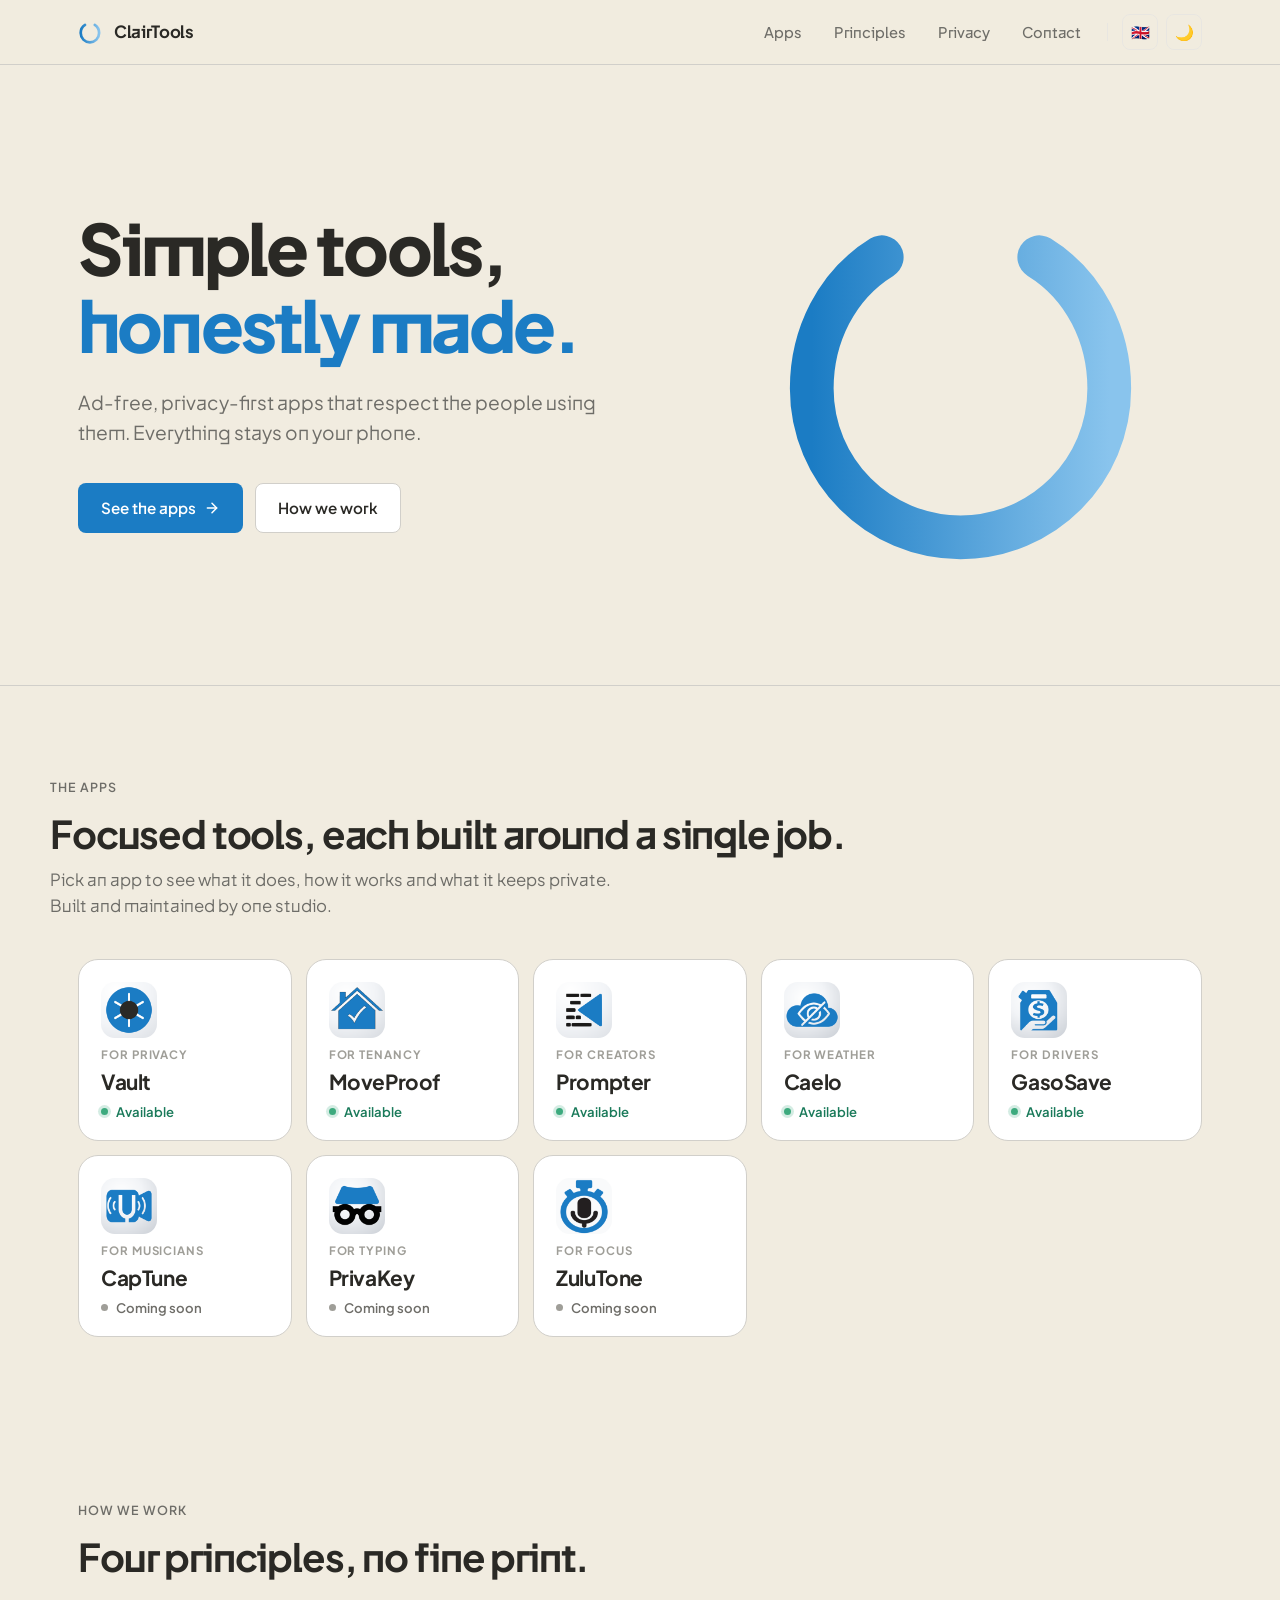
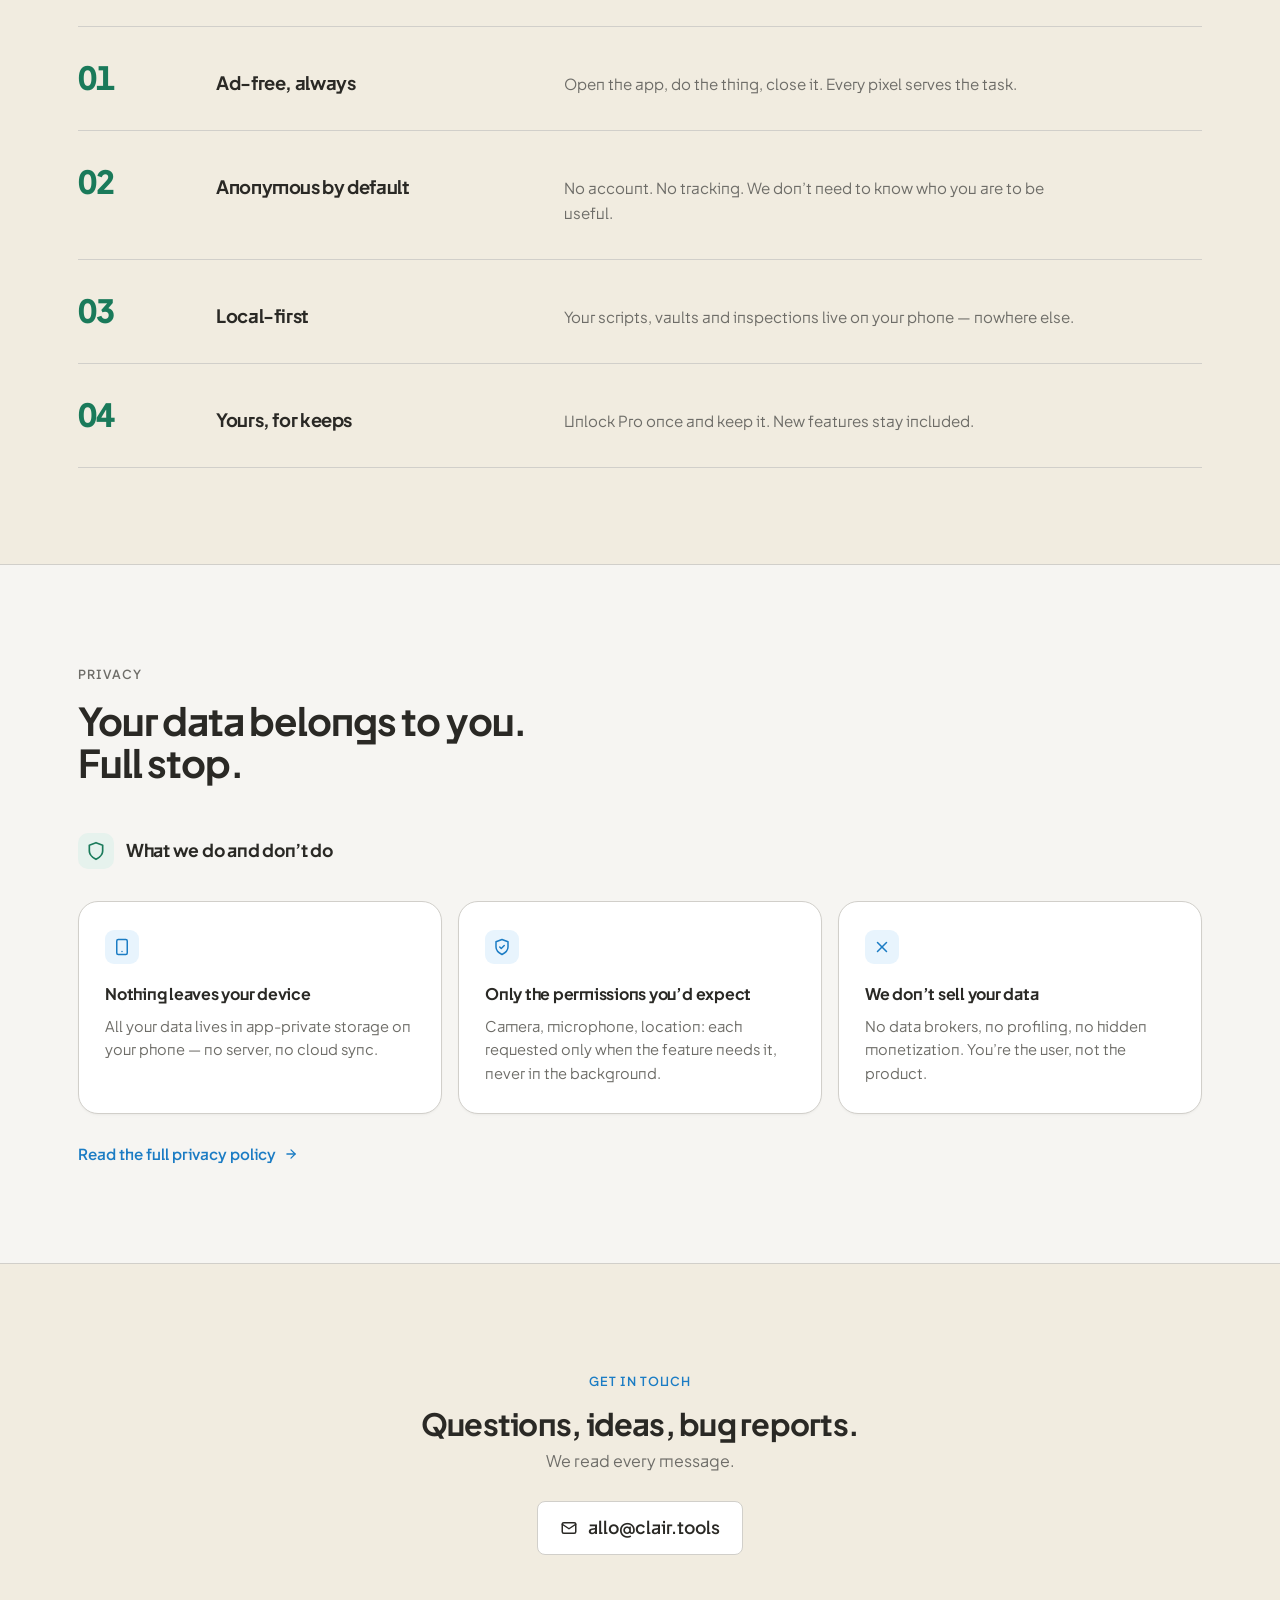
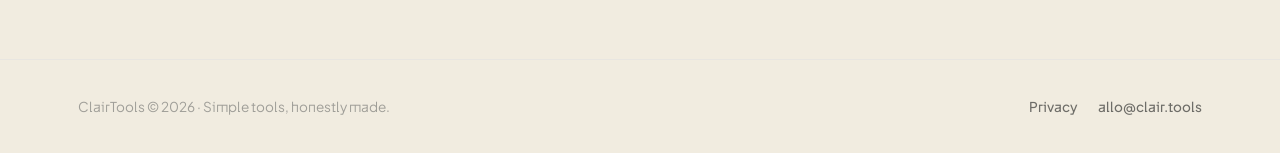
<file: index.html>
<!DOCTYPE html>
<html lang="en" data-lang="en">
<head>
    <meta charset="UTF-8">
    <meta name="viewport" content="width=device-width, initial-scale=1.0">
    <title>ClairTools — Simple tools, honestly made.</title>
    <meta name="description" content="ClairTools builds ad-free, privacy-first utility apps for Android. Simple tools, honestly made.">
    <meta property="og:title" content="ClairTools — Simple tools, honestly made.">
    <meta property="og:description" content="Ad-free Android tools built with trust. Your data stays yours.">
    <meta property="og:type" content="website">
    <meta property="og:url" content="https://clair.tools">
    <meta property="og:site_name" content="ClairTools">
    <meta property="og:locale" content="en">
    <meta property="og:locale:alternate" content="fr">
    <meta property="og:locale:alternate" content="es">
    <meta property="og:locale:alternate" content="pt">
    <meta property="og:image" content="https://clair.tools/img/og-cover.png">
    <meta property="og:image:width" content="1200">
    <meta property="og:image:height" content="630">
    <meta property="og:image:alt" content="ClairTools — Simple tools, honestly made.">
    <meta name="twitter:card" content="summary_large_image">
    <meta name="theme-color" content="#1B7CC4">
    <link rel="icon" type="image/svg+xml" href="data:image/svg+xml,%3Csvg xmlns='http://www.w3.org/2000/svg' viewBox='0 0 48 48'%3E%3Cdefs%3E%3ClinearGradient id='g' x1='5' y1='24' x2='39' y2='24' gradientUnits='userSpaceOnUse'%3E%3Cstop offset='0%25' stop-color='%231B7CC4'/%3E%3Cstop offset='100%25' stop-color='%2389C4ED'/%3E%3C/linearGradient%3E%3C/defs%3E%3Cpath d='M13 11C7.8 14.2 5 20 5 26c0 9.4 7.6 17 17 17s17-7.6 17-17c0-6-2.8-11.8-8-15' stroke='url(%23g)' stroke-width='5' stroke-linecap='round' fill='none'/%3E%3C/svg%3E">
    <link rel="canonical" href="https://clair.tools">

    <link rel="preconnect" href="https://fonts.googleapis.com">
    <link rel="preconnect" href="https://fonts.gstatic.com" crossorigin>
    <link href="https://fonts.googleapis.com/css2?family=Plus+Jakarta+Sans:wght@300;400;500;600;700;800&display=swap" rel="stylesheet">
    <link rel="stylesheet" href="v2.css">
</head>
<body>

<!-- ═══ SVG sprite — defined once, referenced via <use> ═══ -->
<svg width="0" height="0" style="position:absolute" aria-hidden="true" focusable="false">
    <defs>
        <linearGradient id="clairGrad" x1="5" y1="24" x2="39" y2="24" gradientUnits="userSpaceOnUse">
            <stop offset="0%" stop-color="#1B7CC4"></stop>
            <stop offset="100%" stop-color="#89C4ED"></stop>
        </linearGradient>
    </defs>
    <symbol id="icon-brand-arc" viewBox="0 0 48 48">
        <path d="M13 11C7.8 14.2 5 20 5 26c0 9.4 7.6 17 17 17s17-7.6 17-17c0-6-2.8-11.8-8-15" stroke="url(#clairGrad)" stroke-width="5" stroke-linecap="round" fill="none"></path>
    </symbol>
    <symbol id="icon-arrow" viewBox="0 0 24 24" fill="none" stroke="currentColor" stroke-linecap="round" stroke-linejoin="round">
        <line x1="5" y1="12" x2="19" y2="12"></line><polyline points="12 5 19 12 12 19"></polyline>
    </symbol>
</svg>

<!-- ═══════════════════ NAV ═══════════════════ -->
<nav class="site-nav">
    <div class="nav-inner">
        <a href="/" class="nav-brand">
            <span class="brand-mark" aria-hidden="true">
                <svg viewBox="0 0 48 48"><use href="#icon-brand-arc"></use></svg>
            </span>
            <span>ClairTools</span>
        </a>
        <div class="nav-links">
            <a href="#apps" class="nav-text-link">
                <span class="en">Apps</span><span class="fr">Apps</span><span class="es">Apps</span><span class="pt">Apps</span>
            </a>
            <a href="#trust" class="nav-text-link">
                <span class="en">Principles</span><span class="fr">Principes</span><span class="es">Principios</span><span class="pt">Princípios</span>
            </a>
            <a href="#data" class="nav-text-link">
                <span class="en">Privacy</span><span class="fr">Confidentialité</span><span class="es">Privacidad</span><span class="pt">Privacidade</span>
            </a>
            <a href="#contact" class="nav-text-link">
                <span class="en">Contact</span><span class="fr">Contact</span><span class="es">Contacto</span><span class="pt">Contato</span>
            </a>
            <span class="nav-divider" aria-hidden="true"></span>
            <div class="lang-dropdown" id="lang-dropdown">
                <button class="nav-btn" id="lang-btn" aria-label="Change language" title="Change language"></button>
                <div class="lang-menu" id="lang-menu">
                    <button data-lang-code="en">&#x1F1EC;&#x1F1E7;&nbsp;&nbsp;English</button>
                    <button data-lang-code="fr">&#x1F1EB;&#x1F1F7;&nbsp;&nbsp;Français</button>
                    <button data-lang-code="es">&#x1F1EA;&#x1F1F8;&nbsp;&nbsp;Español</button>
                    <button data-lang-code="pt">&#x1F1E7;&#x1F1F7;&nbsp;&nbsp;Português</button>
                </div>
            </div>
            <button class="nav-btn" id="theme-btn" aria-label="Toggle dark mode" title="Toggle theme"></button>
        </div>
    </div>
</nav>

<!-- ═══════════════════ HERO ═══════════════════ -->
<header class="hero">
    <div class="container">
        <div class="hero-inner">
            <div class="hero-copy">
                <h1>
                    <span class="en">Simple tools,<br><span class="accent">honestly made.</span></span>
                    <span class="fr">Des outils simples,<br><span class="accent">honnêtement conçus.</span></span>
                    <span class="es">Herramientas simples,<br><span class="accent">hechas con honestidad.</span></span>
                    <span class="pt">Ferramentas simples,<br><span class="accent">feitas com honestidade.</span></span>
                </h1>
                <p class="hero-lede">
                    <span class="en">Ad-free, privacy-first apps that respect the people using them. Everything stays on your phone.</span>
                    <span class="fr">Des applis sans pub, respectueuses de la vie privée. Tout reste sur ton téléphone.</span>
                    <span class="es">Apps sin anuncios, centradas en la privacidad. Todo se queda en tu teléfono.</span>
                    <span class="pt">Apps sem anúncios e focados em privacidade. Tudo fica no seu celular.</span>
                </p>
                <div class="hero-actions">
                    <a href="#apps" class="btn btn-primary">
                        <span class="en">See the apps</span>
                        <span class="fr">Voir les apps</span>
                        <span class="es">Ver las apps</span>
                        <span class="pt">Ver os apps</span>
                        <svg viewBox="0 0 24 24" stroke-width="2.2"><use href="#icon-arrow"></use></svg>
                    </a>
                    <a href="#trust" class="btn btn-secondary">
                        <span class="en">How we work</span>
                        <span class="fr">Comment on travaille</span>
                        <span class="es">Cómo trabajamos</span>
                        <span class="pt">Como trabalhamos</span>
                    </a>
                </div>
            </div>
            <div class="hero-arc" aria-hidden="true">
                <svg viewBox="0 0 48 48"><use href="#icon-brand-arc"></use></svg>
            </div>
        </div>
    </div>
</header>

<!-- ═══════════════════ APPS ═══════════════════ -->
<section id="apps">
    <div class="container apps-head">
        <span class="eyebrow">
            <span class="en">The apps</span><span class="fr">Les apps</span><span class="es">Las apps</span><span class="pt">Os apps</span>
        </span>
        <h2 class="section-title">
            <span class="en">Focused tools, each built around a single job.</span>
            <span class="fr">Des outils ciblés, chacun pensé pour une seule tâche.</span>
            <span class="es">Herramientas enfocadas, cada una pensada para una sola tarea.</span>
            <span class="pt">Ferramentas focadas, cada uma feita para uma única tarefa.</span>
        </h2>
        <p class="section-lede">
            <span class="en">Pick an app to see what it does, how it works and what it keeps private.<br>Built and maintained by one studio.</span>
            <span class="fr">Choisis une appli pour voir ce qu&rsquo;elle fait, comment elle fonctionne et ce qu&rsquo;elle garde privé.<br>Conçue et maintenue par un seul studio.</span>
            <span class="es">Elige una app para ver qué hace, cómo funciona y qué mantiene en privado.<br>Hecha y mantenida por un solo estudio.</span>
            <span class="pt">Escolha um app para ver o que faz, como funciona e o que mantém privado.<br>Feito e mantido por um único estúdio.</span>
        </p>
    </div>

    <!-- App catalogue grid (tiles auto-generated from the chapters below by v2.js) -->
    <div class="container">
        <div class="app-grid" id="app-grid" role="list" aria-label="App catalogue"></div>
    </div>

    <!-- App detail view — one chapter shown at a time, populated by v2.js -->
    <div class="app-detail" id="app-detail" hidden>

    <!-- ── 01 · Vault ─────────────────────────────────────────── -->
    <article class="chapter" data-app="vault" id="vault">
        <div class="container chapter-inner">
            <div class="chapter-head">
                <img class="chapter-icon" src="img/icon-vault.png" alt="Vault icon" width="72" height="72">
                <span class="chapter-eyebrow">
                    <span class="en">For privacy</span><span class="fr">Pour la confidentialité</span><span class="es">Para la privacidad</span><span class="pt">Para a privacidade</span>
                </span>
            </div>
            <h3 class="chapter-name">Vault</h3>
            <p class="chapter-tagline">
                <span class="en">An encrypted vault that looks like a calculator.</span>
                <span class="fr">Un coffre chiffré qui ressemble à une calculatrice.</span>
                <span class="es">Una bóveda cifrada que parece una calculadora.</span>
                <span class="pt">Um cofre criptografado que parece uma calculadora.</span>
            </p>
            <div class="chapter-grid">
                <div class="chapter-info">
                    <ul class="app-features">
                        <li><span class="en">AES-256-GCM, Android Keystore</span><span class="fr">AES-256-GCM, Android Keystore</span><span class="es">AES-256-GCM, Android Keystore</span><span class="pt">AES-256-GCM, Android Keystore</span></li>
                        <li><span class="en">Working calculator launcher disguise</span><span class="fr">Déguisement calculatrice fonctionnelle</span><span class="es">Disfraz de calculadora funcional</span><span class="pt">Disfarce de calculadora funcional</span></li>
                        <li><span class="en">Photos, videos, voice &amp; text notes, PDFs</span><span class="fr">Photos, vidéos, notes vocales et texte, PDF</span><span class="es">Fotos, vídeos, notas de voz y texto, PDFs</span><span class="pt">Fotos, vídeos, notas de voz e texto, PDFs</span></li>
                        <li><span class="en">Fingerprint / face unlock</span><span class="fr">Déverrouillage empreinte / visage</span><span class="es">Desbloqueo huella / rostro</span><span class="pt">Desbloqueio digital / rosto</span></li>
                        <li><span class="en">Decoy PIN, face-down auto-lock</span><span class="fr">Code PIN leurre, verrouillage face vers le bas</span><span class="es">PIN señuelo, bloqueo boca abajo</span><span class="pt">PIN falso, bloqueio ao virar o celular</span></li>
                        <li><span class="en">Per-item self-destruct timer</span><span class="fr">Minuterie d&rsquo;auto-destruction par fichier</span><span class="es">Temporizador de autodestrucción por archivo</span><span class="pt">Temporizador de autodestruição por arquivo</span></li>
                    </ul>
                    <div class="chapter-cta">
                        <a href="https://play.google.com/store/apps/details?id=com.clairtools.vault" class="btn btn-primary">
                            <span class="en">Get Vault</span>
                            <span class="fr">Télécharger Vault</span>
                            <span class="es">Descargar Vault</span>
                            <span class="pt">Baixar Vault</span>
                            <svg viewBox="0 0 24 24" stroke-width="2.2"><use href="#icon-arrow"></use></svg>
                        </a>
                    </div>
                </div>
                <div class="chapter-media">
                    <div class="phone-carousel" aria-label="Vault screenshots">
                        <div class="phone-frame">
                            <img class="screenshot-light" src="img/vault-light.png" alt="Vault calculator disguise" loading="lazy">
                            <img class="screenshot-dark" src="img/vault-dark.png" alt="Vault calculator disguise" loading="lazy">
                        </div>
                        <div class="phone-frame">
                            <img class="screenshot-light" src="img/vault-2-light.png" alt="Encrypted vault home" loading="lazy">
                            <img class="screenshot-dark" src="img/vault-2-dark.png" alt="Encrypted vault home" loading="lazy">
                        </div>
                        <div class="phone-frame">
                            <img class="screenshot-light" src="img/vault-3-light.png" alt="Albums" loading="lazy">
                            <img class="screenshot-dark" src="img/vault-3-dark.png" alt="Albums" loading="lazy">
                        </div>
                        <div class="phone-frame">
                            <img class="screenshot-light" src="img/vault-4-light.png" alt="Encrypted photo viewer" loading="lazy">
                            <img class="screenshot-dark" src="img/vault-4-dark.png" alt="Encrypted photo viewer" loading="lazy">
                        </div>
                        <div class="phone-frame">
                            <img class="screenshot-light" src="img/vault-5-light.png" alt="Encrypted private note" loading="lazy">
                            <img class="screenshot-dark" src="img/vault-5-dark.png" alt="Encrypted private note" loading="lazy">
                        </div>
                        <div class="phone-frame">
                            <img class="screenshot-light" src="img/vault-6-light.png" alt="Annotate inside the vault" loading="lazy">
                            <img class="screenshot-dark" src="img/vault-6-dark.png" alt="Annotate inside the vault" loading="lazy">
                        </div>
                        <div class="phone-frame">
                            <img class="screenshot-light" src="img/vault-7-light.png" alt="Voice note recorder" loading="lazy">
                            <img class="screenshot-dark" src="img/vault-7-dark.png" alt="Voice note recorder" loading="lazy">
                        </div>
                        <div class="phone-frame">
                            <img class="screenshot-light" src="img/vault-8-light.png" alt="Self-destruct timer" loading="lazy">
                            <img class="screenshot-dark" src="img/vault-8-dark.png" alt="Self-destruct timer" loading="lazy">
                        </div>
                    </div>
                </div>
            </div>
        </div>
    </article>

    <!-- ── 02 · MoveProof ─────────────────────────────────────── -->
    <article class="chapter" data-app="moveproof" id="moveproof">
        <div class="container chapter-inner">
            <div class="chapter-head">
                <img class="chapter-icon" src="img/icon-moveproof.png" alt="MoveProof icon" width="72" height="72">
                <span class="chapter-eyebrow">
                    <span class="en">For tenancy</span><span class="fr">Pour la location</span><span class="es">Para alquileres</span><span class="pt">Para locações</span>
                </span>
            </div>
            <h3 class="chapter-name">MoveProof</h3>
            <p class="chapter-tagline">
                <span class="en">Move-in / move-out inspections, on paper-quality PDFs.</span>
                <span class="fr">États des lieux d&rsquo;entrée et de sortie, en PDF.</span>
                <span class="es">Inspecciones de entrada y salida, en PDF.</span>
                <span class="pt">Vistorias de entrada e saída, em PDF.</span>
            </p>
            <div class="chapter-grid">
                <div class="chapter-info">
                    <ul class="app-features">
                        <li><span class="en">Room-by-room checklist with photos &amp; voice notes</span><span class="fr">Checklist pièce par pièce avec photos et notes vocales</span><span class="es">Lista habitación por habitación con fotos y voz</span><span class="pt">Checklist cômodo por cômodo com fotos e voz</span></li>
                        <li><span class="en">Burned-in date, GPS &amp; compass on every photo</span><span class="fr">Date, GPS et boussole incrustés sur chaque photo</span><span class="es">Fecha, GPS y brújula incrustados en cada foto</span><span class="pt">Data, GPS e bússola gravados em cada foto</span></li>
                        <li><span class="en">SHA-256 page fingerprint on the PDF</span><span class="fr">Empreinte SHA-256 sur chaque page du PDF</span><span class="es">Huella SHA-256 en cada página del PDF</span><span class="pt">Impressão SHA-256 em cada página do PDF</span></li>
                        <li><span class="en">Bitcoin-anchored timestamp (OpenTimestamps)</span><span class="fr">Horodatage ancré sur Bitcoin (OpenTimestamps)</span><span class="es">Sello de tiempo en Bitcoin (OpenTimestamps)</span><span class="pt">Carimbo de tempo em Bitcoin (OpenTimestamps)</span></li>
                        <li><span class="en">Move-in / move-out linked reports</span><span class="fr">Rapports d&rsquo;entrée et de sortie liés</span><span class="es">Informes de entrada y salida vinculados</span><span class="pt">Relatórios de entrada e saída vinculados</span></li>
                        <li><span class="en">AR room measurement</span><span class="fr">Mesure de pièce en réalité augmentée</span><span class="es">Medición con realidad aumentada</span><span class="pt">Medição com realidade aumentada</span></li>
                    </ul>
                    <div class="chapter-cta">
                        <a href="https://play.google.com/store/apps/details?id=com.clairtools.moveproof" class="btn btn-primary">
                            <span class="en">Get MoveProof</span>
                            <span class="fr">Télécharger MoveProof</span>
                            <span class="es">Descargar MoveProof</span>
                            <span class="pt">Baixar MoveProof</span>
                            <svg viewBox="0 0 24 24" stroke-width="2.2"><use href="#icon-arrow"></use></svg>
                        </a>
                    </div>
                </div>
                <div class="chapter-media">
                    <div class="phone-carousel" aria-label="MoveProof screenshots">
                        <div class="phone-frame">
                            <img class="screenshot-light" src="img/moveproof-light.png" alt="MoveProof property list" loading="lazy">
                            <img class="screenshot-dark" src="img/moveproof-dark.png" alt="MoveProof property list" loading="lazy">
                        </div>
                        <div class="phone-frame">
                            <img class="screenshot-light" src="img/moveproof-2-light.png" alt="Inspection flow" loading="lazy">
                            <img class="screenshot-dark" src="img/moveproof-2-dark.png" alt="Inspection flow" loading="lazy">
                        </div>
                        <div class="phone-frame">
                            <img class="screenshot-light" src="img/moveproof-3-light.png" alt="Item detail" loading="lazy">
                            <img class="screenshot-dark" src="img/moveproof-3-dark.png" alt="Item detail" loading="lazy">
                        </div>
                        <div class="phone-frame">
                            <img class="screenshot-light" src="img/moveproof-4-light.png" alt="Timestamped camera capture" loading="lazy">
                            <img class="screenshot-dark" src="img/moveproof-4-dark.png" alt="Timestamped camera capture" loading="lazy">
                        </div>
                        <div class="phone-frame">
                            <img class="screenshot-light" src="img/moveproof-5-light.png" alt="Key handover" loading="lazy">
                            <img class="screenshot-dark" src="img/moveproof-5-dark.png" alt="Key handover" loading="lazy">
                        </div>
                        <div class="phone-frame">
                            <img class="screenshot-light" src="img/moveproof-6-light.png" alt="Annotate photo" loading="lazy">
                            <img class="screenshot-dark" src="img/moveproof-6-dark.png" alt="Annotate photo" loading="lazy">
                        </div>
                        <div class="phone-frame">
                            <img class="screenshot-light" src="img/moveproof-7-light.png" alt="Signature pad" loading="lazy">
                            <img class="screenshot-dark" src="img/moveproof-7-dark.png" alt="Signature pad" loading="lazy">
                        </div>
                        <div class="phone-frame">
                            <img class="screenshot-light" src="img/moveproof-8-light.png" alt="Signed report" loading="lazy">
                            <img class="screenshot-dark" src="img/moveproof-8-dark.png" alt="Signed report" loading="lazy">
                        </div>
                    </div>
                </div>
            </div>
        </div>
    </article>

    <!-- ── 03 · Prompter ──────────────────────────────────────── -->
    <article class="chapter" data-app="prompter" id="prompter">
        <div class="container chapter-inner">
            <div class="chapter-head">
                <img class="chapter-icon" src="img/icon-prompter.png" alt="Prompter icon" width="72" height="72">
                <span class="chapter-eyebrow">
                    <span class="en">For creators</span><span class="fr">Pour les créateurs</span><span class="es">Para creadores</span><span class="pt">Para criadores</span>
                </span>
            </div>
            <h3 class="chapter-name">Prompter</h3>
            <p class="chapter-tagline">
                <span class="en">Teleprompter, recorder, floating overlay.</span>
                <span class="fr">Téléprompteur, enregistreur, overlay flottant.</span>
                <span class="es">Teleprompter, grabadora, overlay flotante.</span>
                <span class="pt">Teleprompter, gravador, overlay flutuante.</span>
            </p>
            <div class="chapter-grid">
                <div class="chapter-info">
                    <ul class="app-features">
                        <li><span class="en">Smooth-scrolling teleprompter with mirror mode</span><span class="fr">Téléprompteur fluide avec mode miroir</span><span class="es">Teleprompter fluido con modo espejo</span><span class="pt">Teleprompter com rolagem suave e modo espelho</span></li>
                        <li><span class="en">Camera recorder with on-screen script</span><span class="fr">Enregistreur caméra avec texte à l&rsquo;écran</span><span class="es">Grabadora con guión en pantalla</span><span class="pt">Gravador com roteiro na tela</span></li>
                        <li><span class="en">Floating overlay over any app</span><span class="fr">Overlay flottant par-dessus n&rsquo;importe quelle app</span><span class="es">Overlay flotante sobre cualquier app</span><span class="pt">Overlay flutuante sobre qualquer app</span></li>
                        <li><span class="en">Bluetooth remote control</span><span class="fr">Télécommande Bluetooth</span><span class="es">Mando a distancia Bluetooth</span><span class="pt">Controle remoto Bluetooth</span></li>
                        <li><span class="en">Gaze correction while recording</span><span class="fr">Correction du regard pendant l&rsquo;enregistrement</span><span class="es">Corrección de mirada al grabar</span><span class="pt">Correção de olhar durante a gravação</span></li>
                        <li><span class="en">AI script generation &amp; templates</span><span class="fr">Génération de scripts IA et modèles</span><span class="es">Generación de guiones con IA y plantillas</span><span class="pt">Geração de roteiros com IA e modelos</span></li>
                    </ul>
                    <div class="chapter-cta">
                        <a href="https://play.google.com/store/apps/details?id=com.clairtools.prompter" class="btn btn-primary">
                            <span class="en">Get Prompter</span>
                            <span class="fr">Télécharger Prompter</span>
                            <span class="es">Descargar Prompter</span>
                            <span class="pt">Baixar Prompter</span>
                            <svg viewBox="0 0 24 24" stroke-width="2.2"><use href="#icon-arrow"></use></svg>
                        </a>
                    </div>
                </div>
                <div class="chapter-media">
                    <div class="phone-carousel" aria-label="Prompter screenshots">
                        <div class="phone-frame">
                            <img class="screenshot-light" src="img/prompter-light.png" alt="Prompter script list" loading="lazy">
                            <img class="screenshot-dark" src="img/prompter-dark.png" alt="Prompter script list" loading="lazy">
                        </div>
                        <div class="phone-frame">
                            <img class="screenshot-light" src="img/prompter-2-light.png" alt="Camera recorder with on-screen script" loading="lazy">
                            <img class="screenshot-dark" src="img/prompter-2-dark.png" alt="Camera recorder with on-screen script" loading="lazy">
                        </div>
                        <div class="phone-frame">
                            <img class="screenshot-light" src="img/prompter-3-light.png" alt="AI script generator" loading="lazy">
                            <img class="screenshot-dark" src="img/prompter-3-dark.png" alt="AI script generator" loading="lazy">
                        </div>
                        <div class="phone-frame">
                            <img class="screenshot-light" src="img/prompter-4-light.png" alt="Script editor" loading="lazy">
                            <img class="screenshot-dark" src="img/prompter-4-dark.png" alt="Script editor" loading="lazy">
                        </div>
                        <div class="phone-frame">
                            <img class="screenshot-light" src="img/prompter-5-light.png" alt="Script templates" loading="lazy">
                            <img class="screenshot-dark" src="img/prompter-5-dark.png" alt="Script templates" loading="lazy">
                        </div>
                        <div class="phone-frame">
                            <img class="screenshot-light" src="img/prompter-6-light.png" alt="Bluetooth remote control" loading="lazy">
                            <img class="screenshot-dark" src="img/prompter-6-dark.png" alt="Bluetooth remote control" loading="lazy">
                        </div>
                    </div>
                </div>
            </div>
        </div>
    </article>

    <!-- ── 04 · Caelo ─────────────────────────────────────────── -->
    <article class="chapter" data-app="caelo" id="caelo">
        <div class="container chapter-inner">
            <div class="chapter-head">
                <img class="chapter-icon" src="img/icon-caelo.png" alt="Caelo icon" width="72" height="72">
                <span class="chapter-eyebrow">
                    <span class="en">For weather</span><span class="fr">Pour la météo</span><span class="es">Para el tiempo</span><span class="pt">Para o tempo</span>
                </span>
            </div>
            <h3 class="chapter-name">Caelo</h3>
            <p class="chapter-tagline">
                <span class="en">Accurate hourly forecasts and animated rain radar, at a glance.</span>
                <span class="fr">Prévisions horaires précises et radar de pluie animé, en un coup d&rsquo;œil.</span>
                <span class="es">Pronósticos por hora precisos y radar de lluvia animado, de un vistazo.</span>
                <span class="pt">Previsões horárias precisas e radar de chuva animado, num relance.</span>
            </p>
            <div class="chapter-grid">
                <div class="chapter-info">
                    <ul class="app-features">
                        <li><span class="en">Hourly &amp; 7-day forecast</span><span class="fr">Prévisions horaires et 7 jours</span><span class="es">Pronóstico por hora y de 7 días</span><span class="pt">Previsão por hora e de 7 dias</span></li>
                        <li><span class="en">Animated precipitation radar</span><span class="fr">Radar de précipitations animé</span><span class="es">Radar de precipitación animado</span><span class="pt">Radar de precipitação animado</span></li>
                        <li><span class="en">UV index, sunrise &amp; moon phase</span><span class="fr">Indice UV, lever du soleil et phase lunaire</span><span class="es">Índice UV, amanecer y fase lunar</span><span class="pt">Índice UV, nascer do sol e fase da lua</span></li>
                        <li><span class="en">Severe-weather alerts</span><span class="fr">Alertes météo</span><span class="es">Alertas meteorológicas</span><span class="pt">Alertas meteorológicos</span></li>
                        <li><span class="en">One-shot GPS &mdash; never stored</span><span class="fr">GPS ponctuel &mdash; jamais stocké</span><span class="es">GPS puntual &mdash; nunca almacenado</span><span class="pt">GPS pontual &mdash; nunca armazenado</span></li>
                        <li><span class="en">Home-screen widgets</span><span class="fr">Widgets d&rsquo;écran d&rsquo;accueil</span><span class="es">Widgets de pantalla de inicio</span><span class="pt">Widgets na tela inicial</span></li>
                    </ul>
                    <div class="chapter-cta">
                        <a href="https://play.google.com/store/apps/details?id=com.clairtools.weather" class="btn btn-primary">
                            <span class="en">Get Caelo</span>
                            <span class="fr">Télécharger Caelo</span>
                            <span class="es">Descargar Caelo</span>
                            <span class="pt">Baixar Caelo</span>
                            <svg viewBox="0 0 24 24" stroke-width="2.2"><use href="#icon-arrow"></use></svg>
                        </a>
                    </div>
                </div>
                <div class="chapter-media">
                    <div class="phone-carousel" aria-label="Caelo screenshots">
                        <div class="phone-frame">
                            <img class="screenshot-light" src="img/caelo-light.png" alt="Caelo home and current conditions" loading="lazy">
                            <img class="screenshot-dark" src="img/caelo-dark.png" alt="Caelo home and current conditions" loading="lazy">
                        </div>
                        <div class="phone-frame">
                            <img class="screenshot-light" src="img/caelo-2-light.png" alt="Caelo 7-day forecast" loading="lazy">
                            <img class="screenshot-dark" src="img/caelo-2-dark.png" alt="Caelo 7-day forecast" loading="lazy">
                        </div>
                        <div class="phone-frame">
                            <img class="screenshot-light" src="img/caelo-3-light.png" alt="Caelo conditions and hourly forecast" loading="lazy">
                            <img class="screenshot-dark" src="img/caelo-3-dark.png" alt="Caelo conditions and hourly forecast" loading="lazy">
                        </div>
                        <div class="phone-frame">
                            <img class="screenshot-light" src="img/caelo-4-light.png" alt="Caelo units and one-purchase Pro" loading="lazy">
                            <img class="screenshot-dark" src="img/caelo-4-dark.png" alt="Caelo units and one-purchase Pro" loading="lazy">
                        </div>
                    </div>
                </div>
            </div>
        </div>
    </article>

    <!-- ── 05 · GasoSave ──────────────────────────────────────── -->
    <article class="chapter" data-app="gasosave" id="gasosave">
        <div class="container chapter-inner">
            <div class="chapter-head">
                <img class="chapter-icon" src="img/icon-gasosave.png" alt="GasoSave icon" width="72" height="72">
                <span class="chapter-eyebrow">
                    <span class="en">For drivers</span><span class="fr">Pour les conducteurs</span><span class="es">Para conductores</span><span class="pt">Para motoristas</span>
                </span>
            </div>
            <h3 class="chapter-name">GasoSave</h3>
            <p class="chapter-tagline">
                <span class="en">Fuel log and trip tracker. Know what every kilometre costs.</span>
                <span class="fr">Journal de carburant et suivi de trajets. Sache ce que coûte chaque kilomètre.</span>
                <span class="es">Registro de combustible y seguimiento de viajes. Sabe lo que cuesta cada kilómetro.</span>
                <span class="pt">Registro de combustível e rastreio de viagens. Saiba quanto custa cada quilômetro.</span>
            </p>
            <div class="chapter-grid">
                <div class="chapter-info">
                    <ul class="app-features">
                        <li><span class="en">Fill-up log with receipt photo scanning</span><span class="fr">Journal de pleins avec scan du ticket</span><span class="es">Registro de repostajes con escaneo de ticket</span><span class="pt">Registro de abastecimentos com leitura do cupom</span></li>
                        <li><span class="en">Real-world MPG / L per 100&nbsp;km per car</span><span class="fr">Consommation L/100&nbsp;km réelle par voiture</span><span class="es">Consumo real L/100&nbsp;km por coche</span><span class="pt">Consumo real km/L por carro</span></li>
                        <li><span class="en">Auto-start trips via paired car Bluetooth</span><span class="fr">Trajets démarrés via le Bluetooth de la voiture</span><span class="es">Viajes auto-iniciados por Bluetooth del coche</span><span class="pt">Viagens iniciadas pelo Bluetooth do carro</span></li>
                        <li><span class="en">Multi-vehicle garage with per-car stats</span><span class="fr">Garage multi-véhicules avec stats par voiture</span><span class="es">Garaje multi-vehículo con estadísticas por coche</span><span class="pt">Garagem multi-veículo com estatísticas por carro</span></li>
                        <li><span class="en">Local fuel-price finder</span><span class="fr">Comparateur de prix du carburant local</span><span class="es">Buscador de precios de combustible local</span><span class="pt">Localizador de preços de combustível</span></li>
                        <li><span class="en">Android Auto card &amp; home-screen widget</span><span class="fr">Carte Android Auto et widget d&rsquo;accueil</span><span class="es">Tarjeta Android Auto y widget de inicio</span><span class="pt">Cartão Android Auto e widget na tela inicial</span></li>
                    </ul>
                    <div class="chapter-cta">
                        <a href="https://play.google.com/store/apps/details?id=com.clairtools.gasosave" class="btn btn-primary">
                            <span class="en">Get GasoSave</span>
                            <span class="fr">Télécharger GasoSave</span>
                            <span class="es">Descargar GasoSave</span>
                            <span class="pt">Baixar GasoSave</span>
                            <svg viewBox="0 0 24 24" stroke-width="2.2"><use href="#icon-arrow"></use></svg>
                        </a>
                    </div>
                </div>
                <div class="chapter-media">
                    <div class="phone-carousel" aria-label="GasoSave screenshots">
                        <div class="phone-frame">
                            <img class="screenshot-light" src="img/gasosave-light.png" alt="My car" loading="lazy">
                            <img class="screenshot-dark" src="img/gasosave-dark.png" alt="My car" loading="lazy">
                        </div>
                        <div class="phone-frame">
                            <img class="screenshot-light" src="img/gasosave-2-light.png" alt="Fill-up list" loading="lazy">
                            <img class="screenshot-dark" src="img/gasosave-2-dark.png" alt="Fill-up list" loading="lazy">
                        </div>
                        <div class="phone-frame">
                            <img class="screenshot-light" src="img/gasosave-3-light.png" alt="Fill-up editor" loading="lazy">
                            <img class="screenshot-dark" src="img/gasosave-3-dark.png" alt="Fill-up editor" loading="lazy">
                        </div>
                        <div class="phone-frame">
                            <img class="screenshot-light" src="img/gasosave-4-light.png" alt="Dashboard" loading="lazy">
                            <img class="screenshot-dark" src="img/gasosave-4-dark.png" alt="Dashboard" loading="lazy">
                        </div>
                        <div class="phone-frame">
                            <img class="screenshot-light" src="img/gasosave-5-light.png" alt="Trips list" loading="lazy">
                            <img class="screenshot-dark" src="img/gasosave-5-dark.png" alt="Trips list" loading="lazy">
                        </div>
                        <div class="phone-frame">
                            <img class="screenshot-light" src="img/gasosave-6-light.png" alt="Fuel price finder" loading="lazy">
                            <img class="screenshot-dark" src="img/gasosave-6-dark.png" alt="Fuel price finder" loading="lazy">
                        </div>
                    </div>
                </div>
            </div>
        </div>
    </article>

    <!-- ── 06 · CapTune ───────────────────────────────────────── -->
    <article class="chapter" data-app="captune" id="captune">
        <div class="container chapter-inner">
            <div class="chapter-head">
                <img class="chapter-icon" src="img/icon-captune.png" alt="CapTune icon" width="72" height="72">
                <span class="chapter-eyebrow">
                    <span class="en">For musicians</span><span class="fr">Pour les musiciens</span><span class="es">Para músicos</span><span class="pt">Para músicos</span>
                </span>
            </div>
            <h3 class="chapter-name">CapTune</h3>
            <p class="chapter-tagline">
                <span class="en">A chromatic tuner and recorder for kalimba, guitar and more.</span>
                <span class="fr">Un accordeur chromatique et enregistreur pour kalimba, guitare et plus.</span>
                <span class="es">Un afinador cromático y grabadora para kalimba, guitarra y más.</span>
                <span class="pt">Um afinador cromático e gravador para kalimba, violão e mais.</span>
            </p>
            <div class="chapter-grid">
                <div class="chapter-info">
                    <ul class="app-features">
                        <li><span class="en">Live pitch &mdash; note &amp; cents in real time</span><span class="fr">Hauteur en direct &mdash; note et centièmes en temps réel</span><span class="es">Tono en vivo &mdash; nota y centésimas en tiempo real</span><span class="pt">Afinação ao vivo &mdash; nota e cents em tempo real</span></li>
                        <li><span class="en">Chromatic mode plus kalimba, guitar, bass &amp; ukulele presets</span><span class="fr">Mode chromatique plus préréglages kalimba, guitare, basse et ukulélé</span><span class="es">Modo cromático y presets de kalimba, guitarra, bajo y ukelele</span><span class="pt">Modo cromático e presets de kalimba, violão, baixo e ukulele</span></li>
                        <li><span class="en">Record a video with the pitch overlay baked in</span><span class="fr">Enregistre une vidéo avec l&rsquo;affichage de hauteur incrusté</span><span class="es">Graba un vídeo con la superposición de tono integrada</span><span class="pt">Grave um vídeo com a sobreposição de afinação embutida</span></li>
                        <li><span class="en">Custom A4 reference, from 415 to 466&nbsp;Hz</span><span class="fr">Référence A4 personnalisée, de 415 à 466&nbsp;Hz</span><span class="es">Referencia A4 personalizada, de 415 a 466&nbsp;Hz</span><span class="pt">Referência A4 personalizada, de 415 a 466&nbsp;Hz</span></li>
                        <li><span class="en">Works fully offline &mdash; audio never leaves your device</span><span class="fr">Fonctionne hors ligne &mdash; l&rsquo;audio ne quitte jamais ton appareil</span><span class="es">Funciona sin conexión &mdash; el audio nunca sale de tu dispositivo</span><span class="pt">Funciona offline &mdash; o áudio nunca sai do seu aparelho</span></li>
                    </ul>
                    <div class="chapter-cta">
                        <span class="btn btn-disabled" aria-disabled="true">
                            <span class="en">Coming soon</span>
                            <span class="fr">Bientôt disponible</span>
                            <span class="es">Próximamente</span>
                            <span class="pt">Em breve</span>
                        </span>
                    </div>
                </div>
                <div class="chapter-media">
                    <div class="phone-carousel" aria-label="CapTune screenshots">
                        <div class="phone-frame">
                            <img class="screenshot-light" src="img/captune-light.png" alt="CapTune live tuner" loading="lazy">
                            <img class="screenshot-dark" src="img/captune-dark.png" alt="CapTune live tuner" loading="lazy">
                        </div>
                        <div class="phone-frame">
                            <img class="screenshot-light" src="img/captune-2-light.png" alt="CapTune recording library" loading="lazy">
                            <img class="screenshot-dark" src="img/captune-2-dark.png" alt="CapTune recording library" loading="lazy">
                        </div>
                        <div class="phone-frame">
                            <img class="screenshot-light" src="img/captune-3-light.png" alt="CapTune Pro features" loading="lazy">
                            <img class="screenshot-dark" src="img/captune-3-dark.png" alt="CapTune Pro features" loading="lazy">
                        </div>
                        <div class="phone-frame">
                            <img class="screenshot-light" src="img/captune-4-light.png" alt="CapTune one-time Pro" loading="lazy">
                            <img class="screenshot-dark" src="img/captune-4-dark.png" alt="CapTune one-time Pro" loading="lazy">
                        </div>
                    </div>
                </div>
            </div>
        </div>
    </article>

    <!-- ── 07 · PrivaKey ──────────────────────────────────────── -->
    <article class="chapter" data-app="keyboard" id="keyboard">
        <div class="container chapter-inner">
            <div class="chapter-head">
                <img class="chapter-icon" src="img/icon-keyboard.png" alt="PrivaKey icon" width="72" height="72">
                <span class="chapter-eyebrow">
                    <span class="en">For typing</span><span class="fr">Pour la saisie</span><span class="es">Para escribir</span><span class="pt">Para digitar</span>
                </span>
            </div>
            <h3 class="chapter-name">PrivaKey</h3>
            <p class="chapter-tagline">
                <span class="en">A private, on-device keyboard. Your typing never leaves your phone.</span>
                <span class="fr">Un clavier privé, sur l&rsquo;appareil. Ta saisie ne quitte jamais ton téléphone.</span>
                <span class="es">Un teclado privado, en el dispositivo. Lo que escribes nunca sale de tu teléfono.</span>
                <span class="pt">Um teclado privado, no aparelho. O que você digita nunca sai do seu celular.</span>
            </p>
            <div class="chapter-grid">
                <div class="chapter-info">
                    <ul class="app-features">
                        <li><span class="en">On-device AI prediction &amp; autocorrect</span><span class="fr">Prédiction IA et correction sur l&rsquo;appareil</span><span class="es">Predicción con IA y autocorrección en el dispositivo</span><span class="pt">Previsão com IA e autocorreção no aparelho</span></li>
                        <li><span class="en">Encrypted clipboard history</span><span class="fr">Historique de presse-papiers chiffré</span><span class="es">Historial del portapapeles cifrado</span><span class="pt">Histórico da área de transferência criptografado</span></li>
                        <li><span class="en">Text snippets &amp; shortcuts</span><span class="fr">Raccourcis de texte et abréviations</span><span class="es">Atajos de texto y abreviaciones</span><span class="pt">Atalhos de texto e abreviações</span></li>
                        <li><span class="en">AI writing tools &mdash; rewrite, tone &amp; translate</span><span class="fr">Outils d&rsquo;écriture IA &mdash; reformuler, ton et traduire</span><span class="es">Herramientas de escritura con IA &mdash; reescribir, tono y traducir</span><span class="pt">Ferramentas de escrita com IA &mdash; reescrever, tom e traduzir</span></li>
                        <li><span class="en">Per-app incognito mode</span><span class="fr">Mode incognito par application</span><span class="es">Modo incógnito por aplicación</span><span class="pt">Modo anônimo por aplicativo</span></li>
                        <li><span class="en">100% offline &mdash; no internet permission in the keyboard</span><span class="fr">100% hors ligne &mdash; aucune permission internet dans le clavier</span><span class="es">100% sin conexión &mdash; sin permiso de internet en el teclado</span><span class="pt">100% offline &mdash; sem permissão de internet no teclado</span></li>
                    </ul>
                    <div class="chapter-cta">
                        <span class="btn btn-disabled" aria-disabled="true">
                            <span class="en">Coming soon</span>
                            <span class="fr">Bientôt disponible</span>
                            <span class="es">Próximamente</span>
                            <span class="pt">Em breve</span>
                        </span>
                    </div>
                </div>
                <div class="chapter-media">
                    <div class="phone-carousel" aria-label="PrivaKey screenshots">
                        <div class="phone-frame">
                            <img class="screenshot-light" src="img/keyboard-light.png" alt="PrivaKey keyboard with on-device predictions" loading="lazy">
                            <img class="screenshot-dark" src="img/keyboard-dark.png" alt="PrivaKey keyboard with on-device predictions" loading="lazy">
                        </div>
                        <div class="phone-frame">
                            <img class="screenshot-light" src="img/keyboard-2-light.png" alt="PrivaKey theme picker with live keyboard presets" loading="lazy">
                            <img class="screenshot-dark" src="img/keyboard-2-dark.png" alt="PrivaKey theme picker with live keyboard presets" loading="lazy">
                        </div>
                        <div class="phone-frame">
                            <img class="screenshot-light" src="img/keyboard-3-light.png" alt="PrivaKey encrypted clipboard history with pinned entries" loading="lazy">
                            <img class="screenshot-dark" src="img/keyboard-3-dark.png" alt="PrivaKey encrypted clipboard history with pinned entries" loading="lazy">
                        </div>
                        <div class="phone-frame">
                            <img class="screenshot-light" src="img/keyboard-4-light.png" alt="PrivaKey text snippets and shortcuts" loading="lazy">
                            <img class="screenshot-dark" src="img/keyboard-4-dark.png" alt="PrivaKey text snippets and shortcuts" loading="lazy">
                        </div>
                        <div class="phone-frame">
                            <img class="screenshot-light" src="img/keyboard-5-light.png" alt="PrivaKey per-app incognito mode" loading="lazy">
                            <img class="screenshot-dark" src="img/keyboard-5-dark.png" alt="PrivaKey per-app incognito mode" loading="lazy">
                        </div>
                        <div class="phone-frame">
                            <img class="screenshot-light" src="img/keyboard-6-light.png" alt="PrivaKey emoji panel" loading="lazy">
                            <img class="screenshot-dark" src="img/keyboard-6-dark.png" alt="PrivaKey emoji panel" loading="lazy">
                        </div>
                    </div>
                </div>
            </div>
        </div>
    </article>

    <!-- ── 08 · ZuluTone ──────────────────────────────────────── -->
    <article class="chapter" data-app="zulutone" id="zulutone">
        <div class="container chapter-inner">
            <div class="chapter-head">
                <img class="chapter-icon" src="img/icon-zulutone.png" alt="ZuluTone icon" width="72" height="72">
                <span class="chapter-eyebrow">
                    <span class="en">For focus</span><span class="fr">Pour la concentration</span><span class="es">Para concentración</span><span class="pt">Para foco</span>
                </span>
            </div>
            <h3 class="chapter-name">ZuluTone</h3>
            <p class="chapter-tagline">
                <span class="en">A timer you can hear. Voice and tone cues at the right moment &mdash; no screen-watching.</span>
                <span class="fr">Une minuterie que tu entends. Des cues vocales et sonores au bon moment &mdash; sans surveiller l&rsquo;écran.</span>
                <span class="es">Un temporizador que puedes oír. Avisos de voz y tono en el momento justo &mdash; sin mirar la pantalla.</span>
                <span class="pt">Um cronômetro que você ouve. Avisos de voz e tom no momento certo &mdash; sem olhar a tela.</span>
            </p>
            <div class="chapter-grid">
                <div class="chapter-info">
                    <ul class="app-features">
                        <li><span class="en">Countdown, stopwatch, intervals &amp; sequences &mdash; one app</span><span class="fr">Minuterie, chronomètre, intervalles et séquences &mdash; une seule app</span><span class="es">Cuenta atrás, cronómetro, intervalos y secuencias &mdash; una sola app</span><span class="pt">Contagem regressiva, cronômetro, intervalos e sequências &mdash; um só app</span></li>
                        <li><span class="en">Voice, tone &amp; vibration cues you hear &mdash; hands free</span><span class="fr">Cues vocales, sonores et vibratoires que tu entends &mdash; mains libres</span><span class="es">Avisos de voz, tono y vibración que oyes &mdash; manos libres</span><span class="pt">Avisos de voz, tom e vibração que você ouve &mdash; mãos livres</span></li>
                        <li><span class="en">Reusable cue plans with a live run preview</span><span class="fr">Plans de cues réutilisables avec aperçu du déroulement</span><span class="es">Planes de avisos reutilizables con vista previa</span><span class="pt">Planos de avisos reutilizáveis com pré-visualização</span></li>
                        <li><span class="en">Saved presets with one-tap quick start</span><span class="fr">Préréglages enregistrés, démarrage en un geste</span><span class="es">Presets guardados con inicio en un toque</span><span class="pt">Predefinições salvas com início em um toque</span></li>
                        <li><span class="en">Sound-activated stopwatch &mdash; foreground only, nothing recorded</span><span class="fr">Chronomètre activé par le son &mdash; au premier plan, rien n&rsquo;est enregistré</span><span class="es">Cronómetro activado por sonido &mdash; solo en primer plano, no se graba nada</span><span class="pt">Cronômetro ativado por som &mdash; só em primeiro plano, nada é gravado</span></li>
                        <li><span class="en">Fully offline &mdash; no account, no ads, no cloud</span><span class="fr">100% hors ligne &mdash; pas de compte, pas de pub, pas de cloud</span><span class="es">100% sin conexión &mdash; sin cuenta, sin anuncios, sin nube</span><span class="pt">100% offline &mdash; sem conta, sem anúncios, sem nuvem</span></li>
                    </ul>
                    <div class="chapter-cta">
                        <span class="btn btn-disabled" aria-disabled="true">
                            <span class="en">Coming soon</span>
                            <span class="fr">Bientôt disponible</span>
                            <span class="es">Próximamente</span>
                            <span class="pt">Em breve</span>
                        </span>
                    </div>
                </div>
                <div class="chapter-media">
                    <div class="phone-carousel" aria-label="ZuluTone screenshots">
                        <div class="phone-frame">
                            <img class="screenshot-light" src="img/zulutone-light.png" alt="ZuluTone home with countdown and recent presets" loading="lazy">
                            <img class="screenshot-dark" src="img/zulutone-dark.png" alt="ZuluTone home with countdown and recent presets" loading="lazy">
                        </div>
                        <div class="phone-frame">
                            <img class="screenshot-light" src="img/zulutone-2-light.png" alt="ZuluTone running countdown with live dial and controls" loading="lazy">
                            <img class="screenshot-dark" src="img/zulutone-2-dark.png" alt="ZuluTone running countdown with live dial and controls" loading="lazy">
                        </div>
                        <div class="phone-frame">
                            <img class="screenshot-light" src="img/zulutone-3-light.png" alt="ZuluTone interval builder with work and rest rounds" loading="lazy">
                            <img class="screenshot-dark" src="img/zulutone-3-dark.png" alt="ZuluTone interval builder with work and rest rounds" loading="lazy">
                        </div>
                        <div class="phone-frame">
                            <img class="screenshot-light" src="img/zulutone-4-light.png" alt="ZuluTone named sequence builder" loading="lazy">
                            <img class="screenshot-dark" src="img/zulutone-4-dark.png" alt="ZuluTone named sequence builder" loading="lazy">
                        </div>
                        <div class="phone-frame">
                            <img class="screenshot-light" src="img/zulutone-5-light.png" alt="ZuluTone saved presets library" loading="lazy">
                            <img class="screenshot-dark" src="img/zulutone-5-dark.png" alt="ZuluTone saved presets library" loading="lazy">
                        </div>
                        <div class="phone-frame">
                            <img class="screenshot-light" src="img/zulutone-6-light.png" alt="ZuluTone cue plan editor with run preview" loading="lazy">
                            <img class="screenshot-dark" src="img/zulutone-6-dark.png" alt="ZuluTone cue plan editor with run preview" loading="lazy">
                        </div>
                    </div>
                </div>
            </div>
        </div>
    </article>
    </div><!-- /#app-detail -->
</section>

<!-- ═══════════════════ TRUST ═══════════════════ -->
<section class="trust" id="trust">
    <div class="container">
        <div class="section-head">
            <span class="eyebrow">
                <span class="en">How we work</span>
                <span class="fr">Notre façon de faire</span>
                <span class="es">Así trabajamos</span>
                <span class="pt">Como trabalhamos</span>
            </span>
            <h2 class="section-title">
                <span class="en">Four principles, no fine print.</span>
                <span class="fr">Quatre principes, sans clauses cachées.</span>
                <span class="es">Cuatro principios, sin letra pequeña.</span>
                <span class="pt">Quatro princípios, sem letras miúdas.</span>
            </h2>
        </div>

        <div class="trust-ledger">
            <div class="trust-row">
                <span class="trust-row-num" aria-hidden="true">01</span>
                <h3>
                    <span class="en">Ad-free, always</span>
                    <span class="fr">Sans pub, toujours</span>
                    <span class="es">Sin anuncios, siempre</span>
                    <span class="pt">Sem anúncios, sempre</span>
                </h3>
                <p>
                    <span class="en">Open the app, do the thing, close it. Every pixel serves the task.</span>
                    <span class="fr">Ouvre l&rsquo;appli, fais ta tâche, ferme-la. Chaque pixel sert l&rsquo;essentiel.</span>
                    <span class="es">Abre la app, haz lo tuyo, ciérrala. Cada píxel sirve a la tarea.</span>
                    <span class="pt">Abra o app, faça o que veio fazer, feche. Cada pixel serve à tarefa.</span>
                </p>
            </div>
            <div class="trust-row">
                <span class="trust-row-num" aria-hidden="true">02</span>
                <h3>
                    <span class="en">Anonymous by default</span>
                    <span class="fr">Anonyme par défaut</span>
                    <span class="es">Anónimo por defecto</span>
                    <span class="pt">Anônimo por padrão</span>
                </h3>
                <p>
                    <span class="en">No account. No tracking. We don&rsquo;t need to know who you are to be useful.</span>
                    <span class="fr">Pas de compte. Pas de pistage. Pas besoin de savoir qui tu es pour être utile.</span>
                    <span class="es">Sin cuenta. Sin rastreo. No necesitamos saber quién eres para serte útil.</span>
                    <span class="pt">Sem conta. Sem rastreio. Não precisamos saber quem você é para ser útil.</span>
                </p>
            </div>
            <div class="trust-row">
                <span class="trust-row-num" aria-hidden="true">03</span>
                <h3>
                    <span class="en">Local-first</span>
                    <span class="fr">Local d&rsquo;abord</span>
                    <span class="es">Local primero</span>
                    <span class="pt">Local primeiro</span>
                </h3>
                <p>
                    <span class="en">Your scripts, vaults and inspections live on your phone &mdash; nowhere else.</span>
                    <span class="fr">Tes scripts, coffres et inspections vivent sur ton téléphone &mdash; nulle part ailleurs.</span>
                    <span class="es">Tus guiones, bóvedas e inspecciones viven en tu teléfono &mdash; en ningún otro lugar.</span>
                    <span class="pt">Seus roteiros, cofres e vistorias vivem no seu celular &mdash; em mais nenhum lugar.</span>
                </p>
            </div>
            <div class="trust-row">
                <span class="trust-row-num" aria-hidden="true">04</span>
                <h3>
                    <span class="en">Yours, for keeps</span>
                    <span class="fr">À toi, pour de bon</span>
                    <span class="es">Tuyo, para siempre</span>
                    <span class="pt">Seu, para sempre</span>
                </h3>
                <p>
                    <span class="en">Unlock Pro once and keep it. New features stay included.</span>
                    <span class="fr">Débloque Pro une fois, garde-le. Les nouvelles fonctions restent incluses.</span>
                    <span class="es">Desbloquea Pro una vez y quédatelo. Las nuevas funciones siguen incluidas.</span>
                    <span class="pt">Libere o Pro uma vez e fique com ele. Os novos recursos continuam incluídos.</span>
                </p>
            </div>
        </div>
    </div>
</section>

<!-- ═══════════════════ DATA / PRIVACY ═══════════════════ -->
<section class="data-section" id="data">
    <div class="container">
        <div class="section-head">
            <span class="eyebrow">
                <span class="en">Privacy</span>
                <span class="fr">Confidentialité</span>
                <span class="es">Privacidad</span>
                <span class="pt">Privacidade</span>
            </span>
            <h2 class="section-title">
                <span class="en">Your data belongs to you.<br>Full stop.</span>
                <span class="fr">Tes données t&rsquo;appartiennent.<br>Point final.</span>
                <span class="es">Tus datos son tuyos.<br>Sin más.</span>
                <span class="pt">Seus dados são seus.<br>Ponto final.</span>
            </h2>
        </div>

        <div class="privacy-heading-row">
            <span class="privacy-shield" aria-hidden="true">
                <svg width="20" height="20" viewBox="0 0 24 24" fill="none" stroke="currentColor" stroke-width="2" stroke-linecap="round" stroke-linejoin="round"><path d="M12 22s8-4 8-10V5l-8-3-8 3v7c0 6 8 10 8 10z"></path></svg>
            </span>
            <h3 class="privacy-heading">
                <span class="en">What we do and don&rsquo;t do</span>
                <span class="fr">Ce qu&rsquo;on fait et ce qu&rsquo;on ne fait pas</span>
                <span class="es">Lo que hacemos y no hacemos</span>
                <span class="pt">O que fazemos e o que não fazemos</span>
            </h3>
        </div>

        <div class="privacy-facts">
            <div class="privacy-fact">
                <span class="privacy-fact-icon" aria-hidden="true">
                    <svg width="18" height="18" viewBox="0 0 24 24" fill="none" stroke="currentColor" stroke-width="2" stroke-linecap="round" stroke-linejoin="round"><rect x="5" y="2" width="14" height="20" rx="2"></rect><line x1="12" y1="18" x2="12" y2="18"></line></svg>
                </span>
                <strong class="en">Nothing leaves your device</strong>
                <strong class="fr">Rien ne quitte ton appareil</strong>
                <strong class="es">Nada sale de tu dispositivo</strong>
                <strong class="pt">Nada sai do seu aparelho</strong>
                <p class="en">All your data lives in app-private storage on your phone &mdash; no server, no cloud sync.</p>
                <p class="fr">Toutes tes données sont dans le stockage privé de l&rsquo;appli &mdash; pas de serveur, pas de sync cloud.</p>
                <p class="es">Todos tus datos viven en el almacenamiento privado del app &mdash; sin servidor, sin sincronización.</p>
                <p class="pt">Todos os seus dados ficam no armazenamento privado do app &mdash; sem servidor, sem sincronização.</p>
            </div>
            <div class="privacy-fact">
                <span class="privacy-fact-icon" aria-hidden="true">
                    <svg width="18" height="18" viewBox="0 0 24 24" fill="none" stroke="currentColor" stroke-width="2" stroke-linecap="round" stroke-linejoin="round"><path d="M12 22s8-4 8-10V5l-8-3-8 3v7c0 6 8 10 8 10z"></path><polyline points="9 12 11 14 15 10"></polyline></svg>
                </span>
                <strong class="en">Only the permissions you&rsquo;d expect</strong>
                <strong class="fr">Seulement les permissions attendues</strong>
                <strong class="es">Solo los permisos que esperarías</strong>
                <strong class="pt">Só as permissões que você esperaria</strong>
                <p class="en">Camera, microphone, location: each requested only when the feature needs it, never in the background.</p>
                <p class="fr">Caméra, micro, localisation demandés uniquement quand la fonction en a besoin, jamais en arrière-plan.</p>
                <p class="es">Cámara, micrófono, ubicación: solicitados solo cuando la función los necesita, nunca en segundo plano.</p>
                <p class="pt">Câmera, microfone, localização: solicitados apenas quando a função precisa, nunca em segundo plano.</p>
            </div>
            <div class="privacy-fact">
                <span class="privacy-fact-icon" aria-hidden="true">
                    <svg width="18" height="18" viewBox="0 0 24 24" fill="none" stroke="currentColor" stroke-width="2" stroke-linecap="round" stroke-linejoin="round"><line x1="18" y1="6" x2="6" y2="18"></line><line x1="6" y1="6" x2="18" y2="18"></line></svg>
                </span>
                <strong class="en">We don&rsquo;t sell your data</strong>
                <strong class="fr">On ne vend pas tes données</strong>
                <strong class="es">No vendemos tus datos</strong>
                <strong class="pt">Não vendemos seus dados</strong>
                <p class="en">No data brokers, no profiling, no hidden monetization. You&rsquo;re the user, not the product.</p>
                <p class="fr">Pas de courtiers de données, pas de profilage, pas de monétisation cachée. Tu es l&rsquo;utilisateur, pas le produit.</p>
                <p class="es">Sin intermediarios de datos, sin perfiles, sin monetización oculta. Eres el usuario, no el producto.</p>
                <p class="pt">Sem corretores de dados, sem perfis, sem monetização oculta. Você é o usuário, não o produto.</p>
            </div>
        </div>

        <div class="privacy-policy-row">
            <a href="/privacy/" class="privacy-policy-link">
                <span class="en">Read the full privacy policy</span>
                <span class="fr">Lire la politique de confidentialité</span>
                <span class="es">Leer la política de privacidad</span>
                <span class="pt">Ler a política de privacidade</span>
                <svg width="14" height="14" viewBox="0 0 24 24" stroke-width="2.2" aria-hidden="true"><use href="#icon-arrow"></use></svg>
            </a>
        </div>
    </div>
</section>

<!-- ═══════════════════ CONTACT ═══════════════════ -->
<section class="contact" id="contact">
    <div class="container">
        <span class="eyebrow">
            <span class="en">Get in touch</span>
            <span class="fr">Contact</span>
            <span class="es">Contacto</span>
            <span class="pt">Contato</span>
        </span>
        <h2>
            <span class="en">Questions, ideas, bug reports.</span>
            <span class="fr">Questions, idées, rapports de bug.</span>
            <span class="es">Preguntas, ideas, errores.</span>
            <span class="pt">Perguntas, ideias, bugs.</span>
        </h2>
        <p>
            <span class="en">We read every message.</span>
            <span class="fr">On lit chaque message.</span>
            <span class="es">Leemos cada mensaje.</span>
            <span class="pt">Lemos cada mensagem.</span>
        </p>
        <a href="mailto:allo@clair.tools" class="contact-email-link">
            <svg width="18" height="18" viewBox="0 0 24 24" fill="none" stroke="currentColor" stroke-width="2" stroke-linecap="round" stroke-linejoin="round">
                <rect x="3" y="5" width="18" height="14" rx="2"></rect>
                <polyline points="3 7 12 13 21 7"></polyline>
            </svg>
            <span>allo@clair.tools</span>
        </a>
    </div>
</section>

<!-- ═══════════════════ FOOTER ═══════════════════ -->
<footer>
    <div class="container">
        <div class="footer-inner">
            <span>
                <span class="en">ClairTools &copy; 2026 &middot; Simple tools, honestly made.</span>
                <span class="fr">ClairTools &copy; 2026 &middot; Des outils simples, honnêtement conçus.</span>
                <span class="es">ClairTools &copy; 2026 &middot; Herramientas simples, hechas con honestidad.</span>
                <span class="pt">ClairTools &copy; 2026 &middot; Ferramentas simples, feitas com honestidade.</span>
            </span>
            <span class="footer-links">
                <a href="/privacy/">
                    <span class="en">Privacy</span>
                    <span class="fr">Confidentialité</span>
                    <span class="es">Privacidad</span>
                    <span class="pt">Privacidade</span>
                </a>
                <a href="mailto:allo@clair.tools">allo@clair.tools</a>
            </span>
        </div>
    </div>
</footer>

<!-- ═══════════════════ LIGHTBOX ═══════════════════ -->
<div class="lightbox" id="lightbox" role="dialog" aria-modal="true" aria-label="Enlarged screenshot" aria-hidden="true">
    <div class="lightbox-track"></div>
</div>

<script src="v2.js"></script>

</body>
</html>
</file>
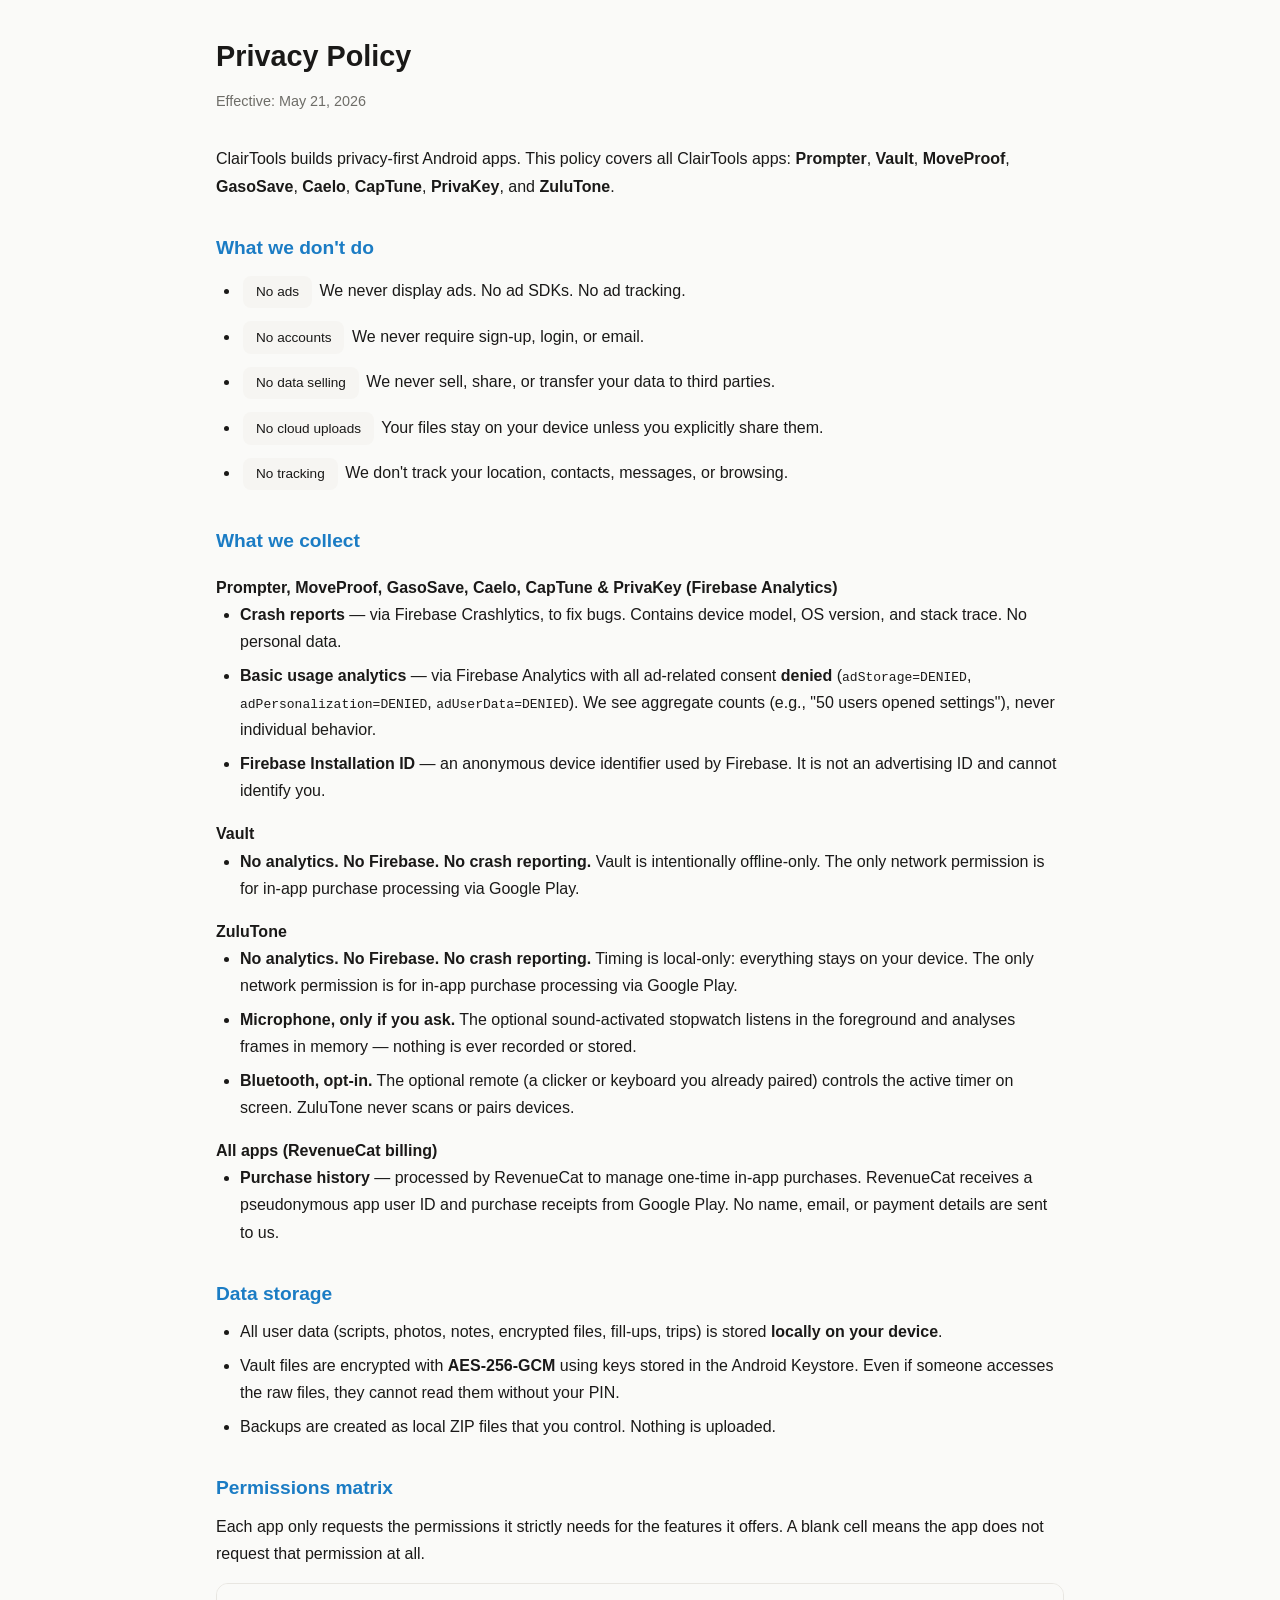
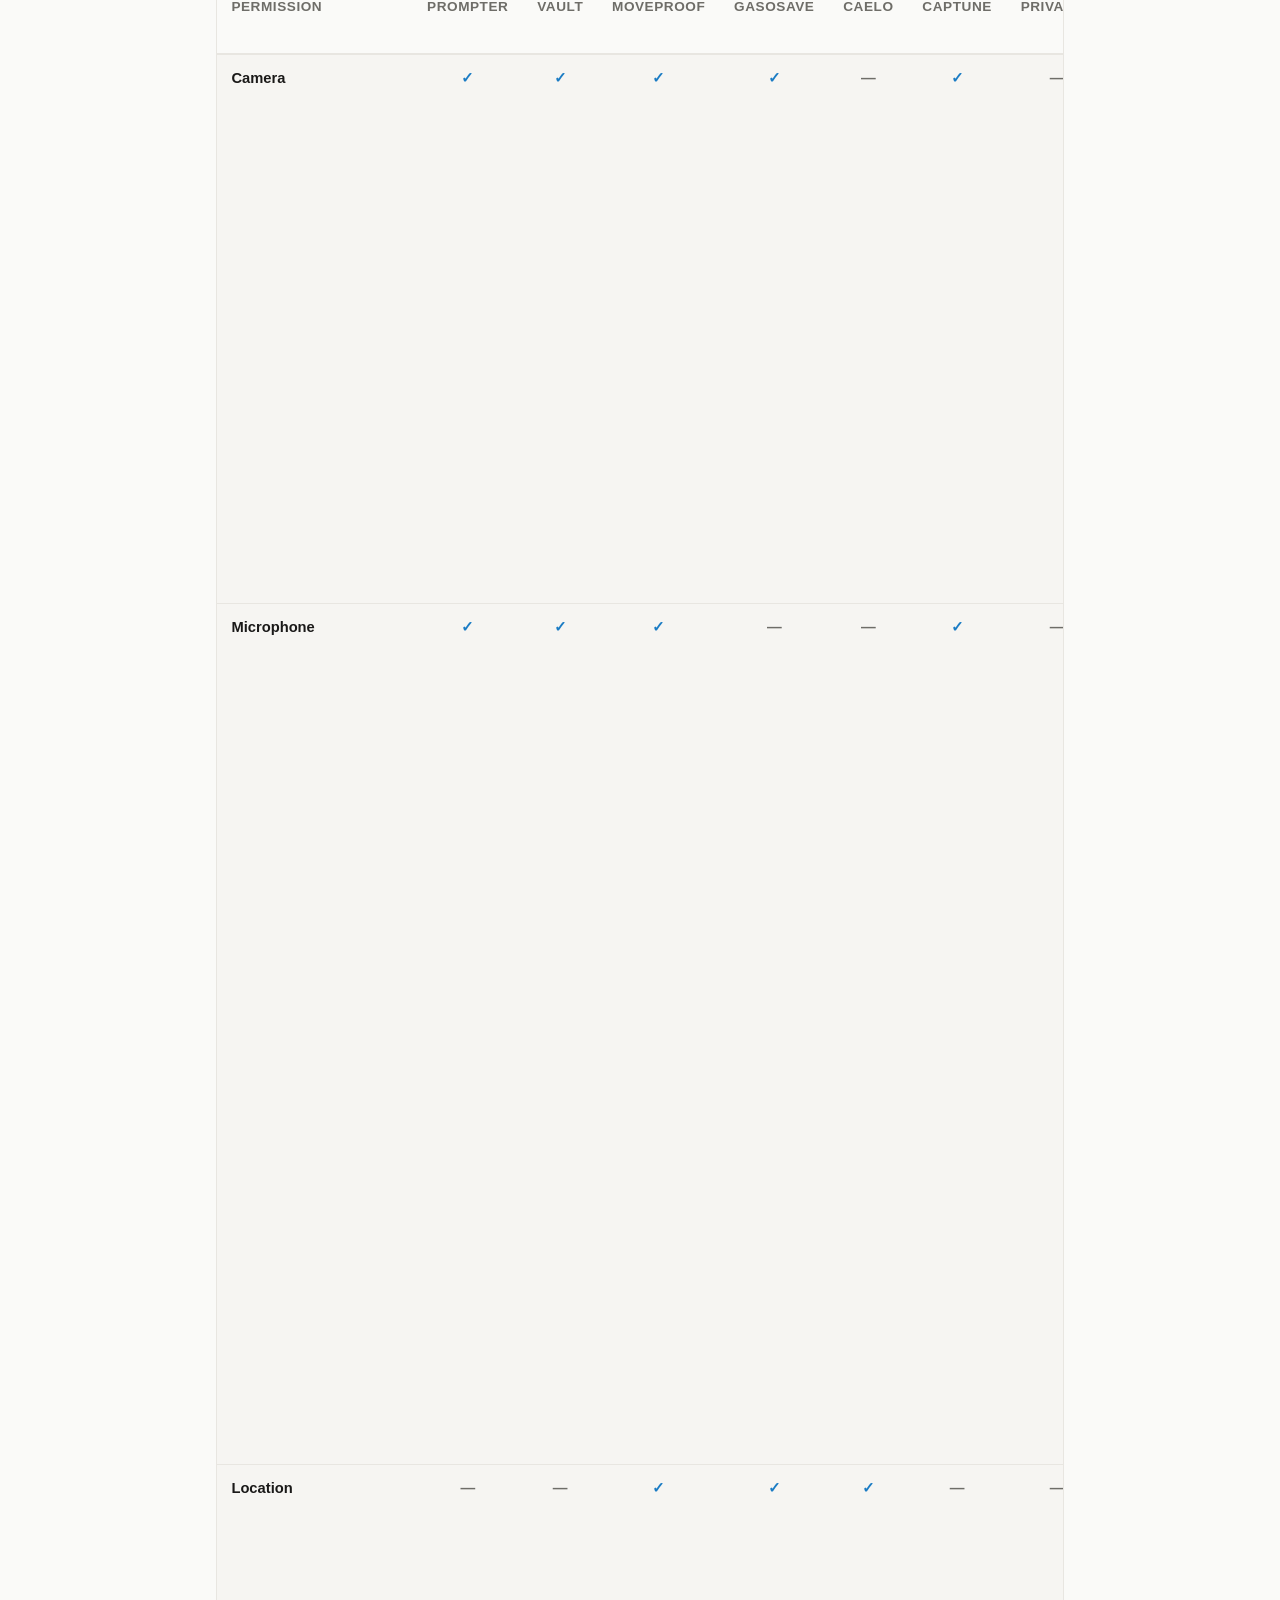
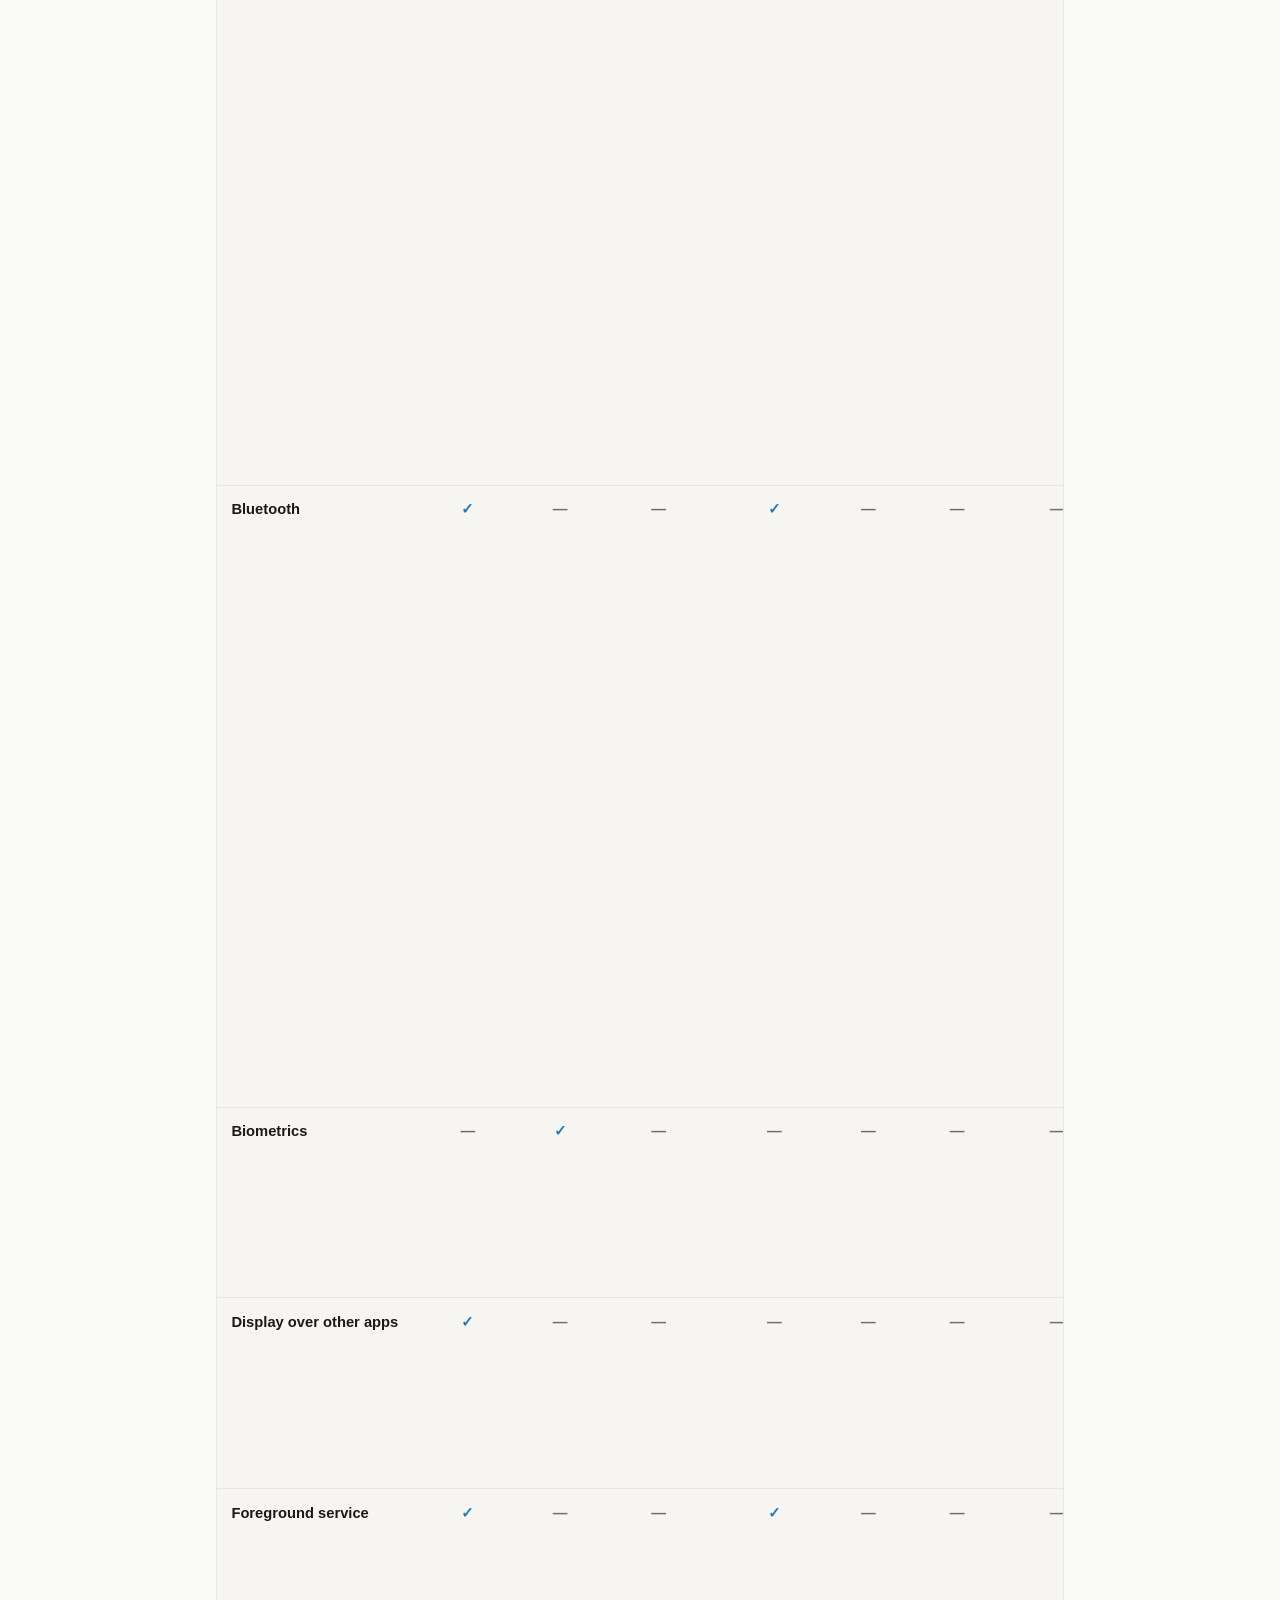
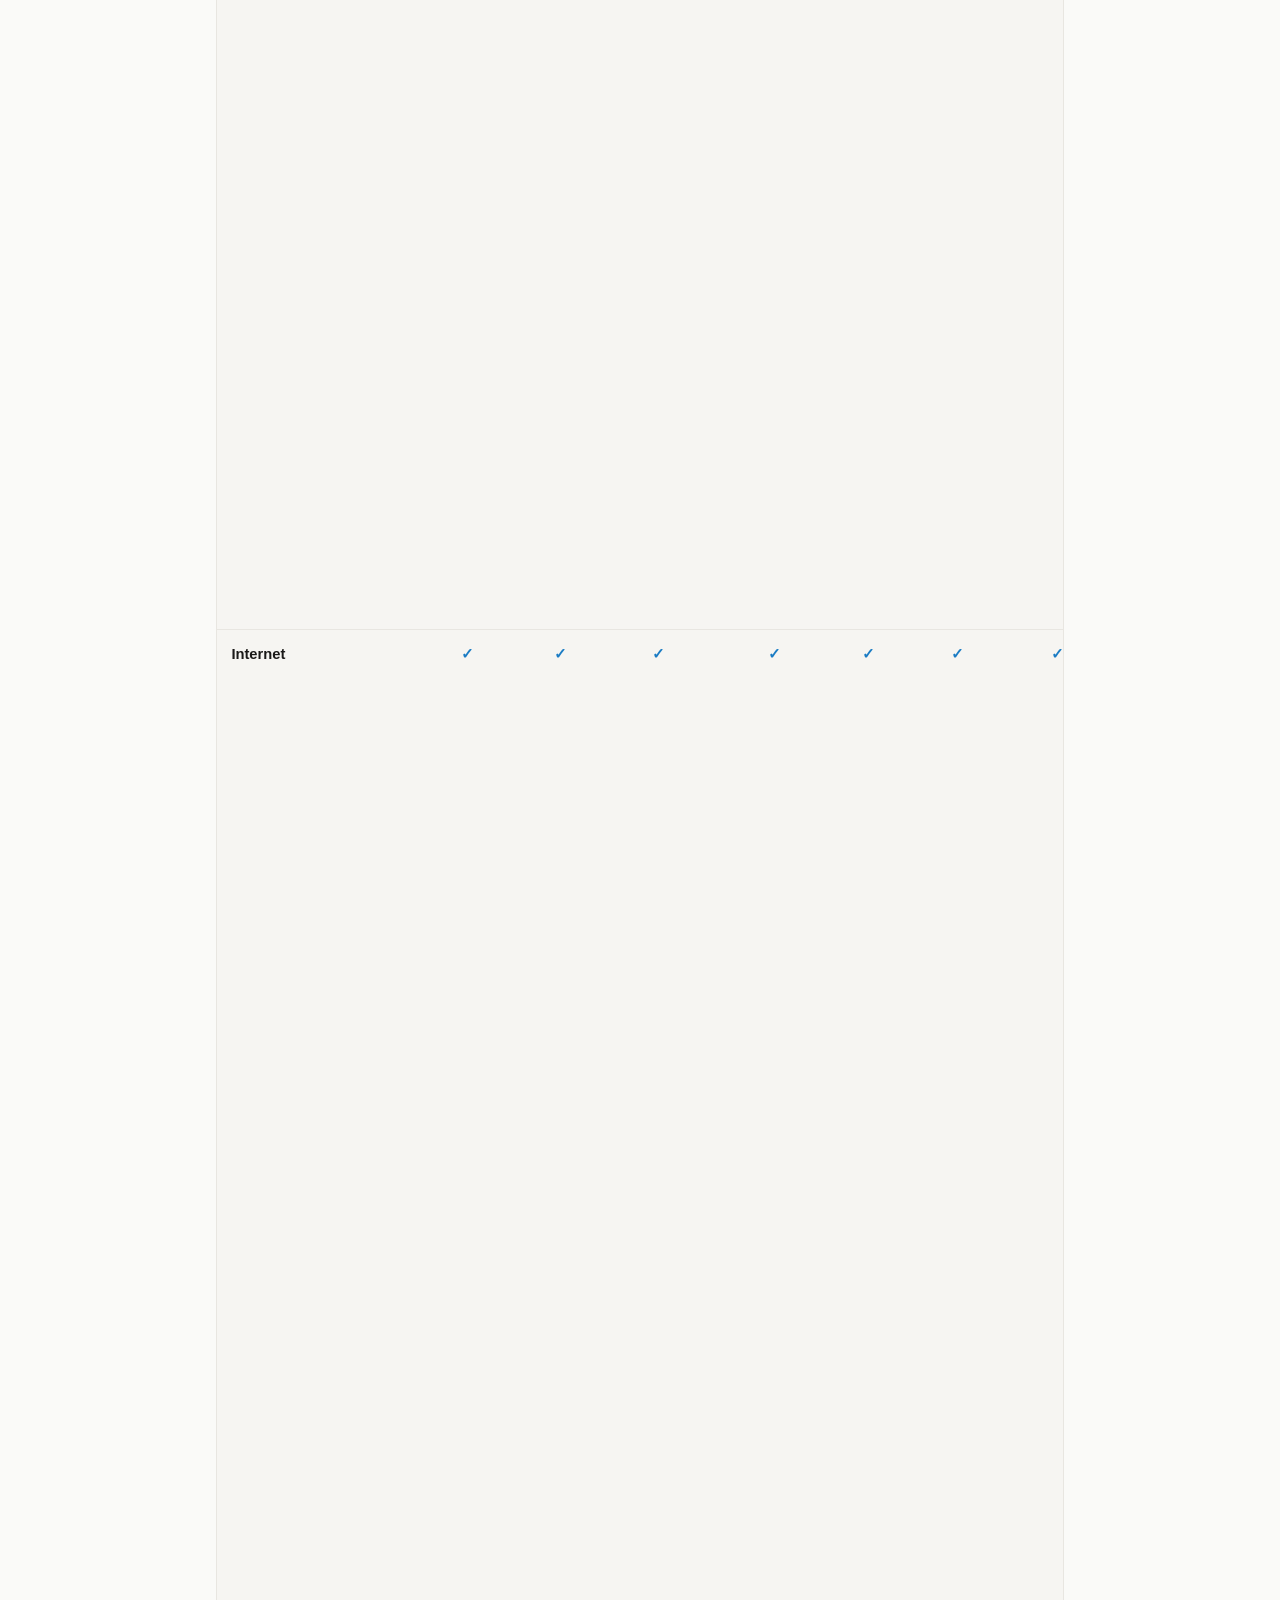
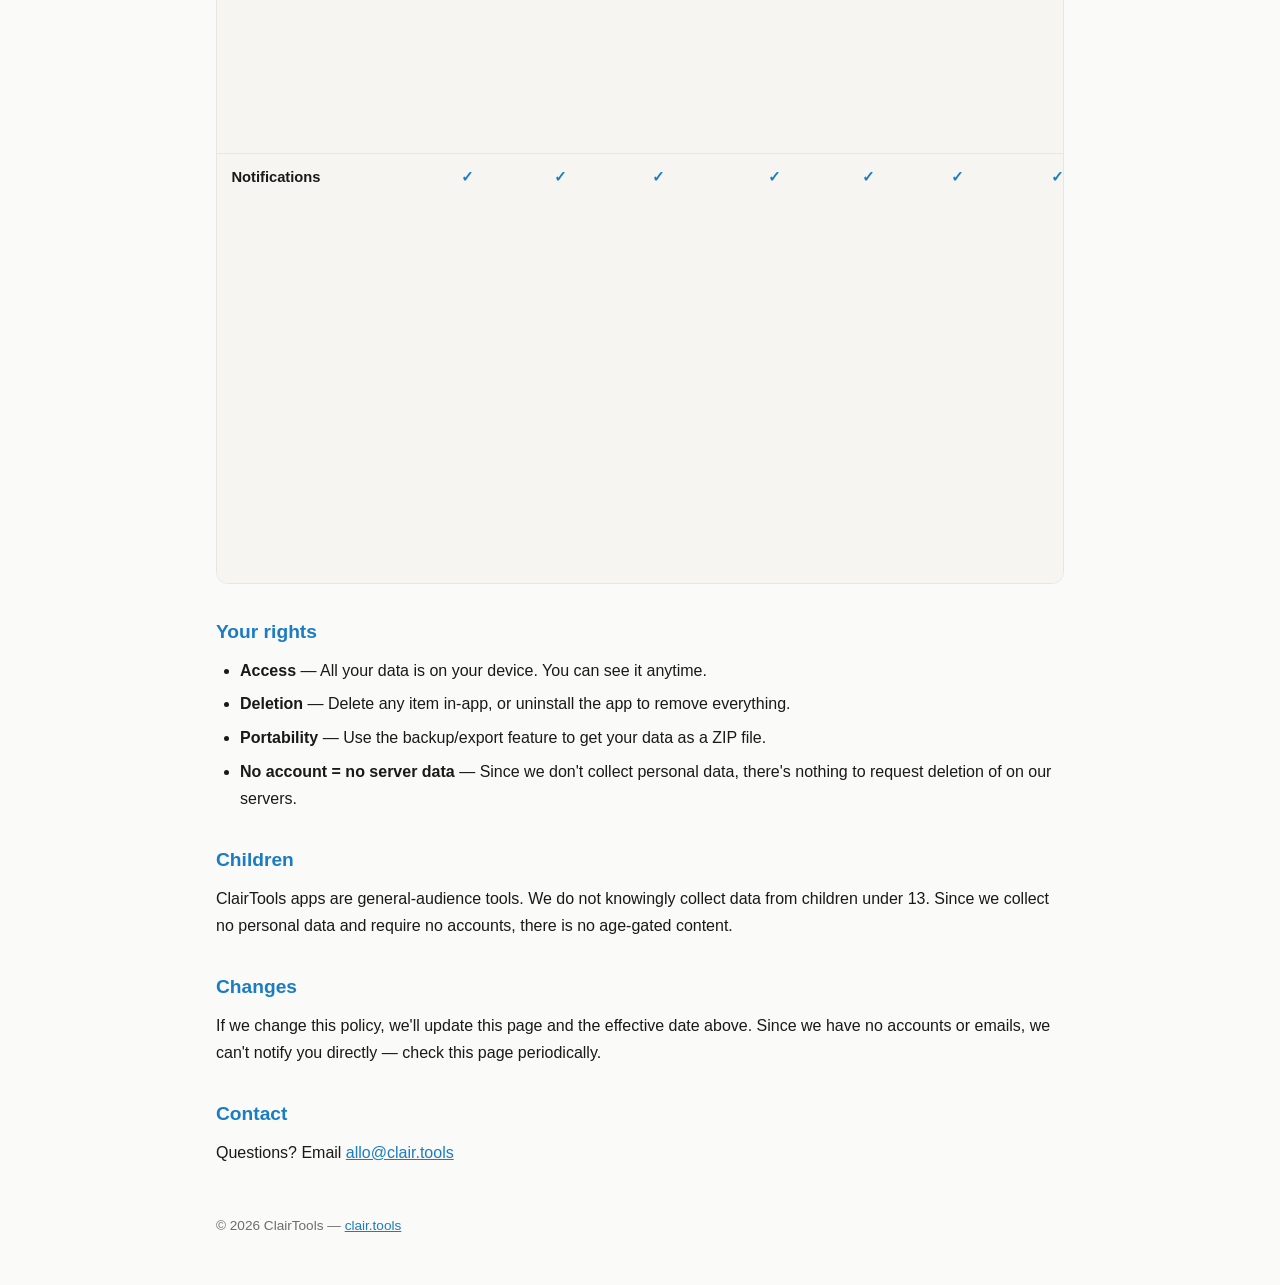
<file: privacy/index.html>
<!DOCTYPE html>
<html lang="en">
<head>
    <meta charset="UTF-8">
    <meta name="viewport" content="width=device-width, initial-scale=1.0">
    <title>Privacy Policy — ClairTools</title>
    <style>
        :root {
            --primary: #1B7CC4;
            --text: #1A1918;
            --bg: #FAFAF8;
            --muted: #6E6D68;
            --surface: #F6F5F2;
            --border: #E8E6E1;
        }
        @media (prefers-color-scheme: dark) {
            :root {
                --text: #EDECE8;
                --bg: #1A1918;
                --muted: #9F9E98;
                --surface: #242320;
                --border: #333230;
            }
        }
        * { margin: 0; padding: 0; box-sizing: border-box; }
        body {
            font-family: -apple-system, BlinkMacSystemFont, 'Segoe UI', Roboto, sans-serif;
            background: var(--bg);
            color: var(--text);
            line-height: 1.7;
            padding: 2rem 1rem;
            max-width: 880px;
            margin: 0 auto;
        }
        h1 { font-size: 1.8rem; margin-bottom: 0.5rem; }
        h2 { font-size: 1.2rem; margin-top: 2rem; margin-bottom: 0.5rem; color: var(--primary); }
        h3 { font-size: 1rem; margin-top: 1rem; }
        p, ul { margin-bottom: 1rem; }
        ul { padding-left: 1.5rem; }
        li { margin-bottom: 0.4rem; }
        .date { color: var(--muted); font-size: 0.9rem; margin-bottom: 2rem; }
        a { color: var(--primary); }
        .badge { display: inline-block; background: var(--surface); padding: 0.3rem 0.8rem; border-radius: 8px; font-size: 0.85rem; margin: 0.2rem; }

        /* —— Permission matrix ——————————————————————————————————— */
        .matrix-wrap {
            margin: 1rem 0 1.5rem;
            border: 1px solid var(--border);
            border-radius: 12px;
            overflow-x: auto;
            background: var(--surface);
        }
        table.matrix {
            width: 100%;
            border-collapse: collapse;
            font-size: 0.92rem;
            min-width: 640px;
        }
        table.matrix th,
        table.matrix td {
            padding: 0.7rem 0.9rem;
            text-align: left;
            border-bottom: 1px solid var(--border);
            vertical-align: top;
        }
        table.matrix thead th {
            font-weight: 600;
            font-size: 0.85rem;
            color: var(--muted);
            text-transform: uppercase;
            letter-spacing: 0.04em;
            background: var(--bg);
            border-bottom: 2px solid var(--border);
        }
        table.matrix tbody tr:last-child td { border-bottom: none; }
        table.matrix td.app { text-align: center; font-weight: 600; color: var(--muted); width: 1%; white-space: nowrap; }
        table.matrix td.app.yes { color: var(--primary); }
        table.matrix td.perm { font-weight: 600; white-space: nowrap; }
        table.matrix td.why { color: var(--muted); font-size: 0.88rem; }
        table.matrix th.app { text-align: center; }
        @media (max-width: 720px) {
            table.matrix { font-size: 0.85rem; }
            table.matrix th, table.matrix td { padding: 0.55rem 0.6rem; }
        }
    </style>
</head>
<body>
    <h1>Privacy Policy</h1>
    <p class="date">Effective: May 21, 2026</p>

    <p>ClairTools builds privacy-first Android apps. This policy covers all ClairTools apps: <strong>Prompter</strong>, <strong>Vault</strong>, <strong>MoveProof</strong>, <strong>GasoSave</strong>, <strong>Caelo</strong>, <strong>CapTune</strong>, <strong>PrivaKey</strong>, and <strong>ZuluTone</strong>.</p>

    <h2>What we don't do</h2>
    <ul>
        <li><span class="badge">No ads</span> We never display ads. No ad SDKs. No ad tracking.</li>
        <li><span class="badge">No accounts</span> We never require sign-up, login, or email.</li>
        <li><span class="badge">No data selling</span> We never sell, share, or transfer your data to third parties.</li>
        <li><span class="badge">No cloud uploads</span> Your files stay on your device unless you explicitly share them.</li>
        <li><span class="badge">No tracking</span> We don't track your location, contacts, messages, or browsing.</li>
    </ul>

    <h2>What we collect</h2>

    <h3>Prompter, MoveProof, GasoSave, Caelo, CapTune &amp; PrivaKey (Firebase Analytics)</h3>
    <ul>
        <li><strong>Crash reports</strong> — via Firebase Crashlytics, to fix bugs. Contains device model, OS version, and stack trace. No personal data.</li>
        <li><strong>Basic usage analytics</strong> — via Firebase Analytics with all ad-related consent <strong>denied</strong> (<code>adStorage=DENIED</code>, <code>adPersonalization=DENIED</code>, <code>adUserData=DENIED</code>). We see aggregate counts (e.g., "50 users opened settings"), never individual behavior.</li>
        <li><strong>Firebase Installation ID</strong> — an anonymous device identifier used by Firebase. It is not an advertising ID and cannot identify you.</li>
    </ul>

    <h3>Vault</h3>
    <ul>
        <li><strong>No analytics. No Firebase. No crash reporting.</strong> Vault is intentionally offline-only. The only network permission is for in-app purchase processing via Google Play.</li>
    </ul>

    <h3>ZuluTone</h3>
    <ul>
        <li><strong>No analytics. No Firebase. No crash reporting.</strong> Timing is local-only: everything stays on your device. The only network permission is for in-app purchase processing via Google Play.</li>
        <li><strong>Microphone, only if you ask.</strong> The optional sound-activated stopwatch listens in the foreground and analyses frames in memory &mdash; nothing is ever recorded or stored.</li>
        <li><strong>Bluetooth, opt-in.</strong> The optional remote (a clicker or keyboard you already paired) controls the active timer on screen. ZuluTone never scans or pairs devices.</li>
    </ul>

    <h3>All apps (RevenueCat billing)</h3>
    <ul>
        <li><strong>Purchase history</strong> — processed by RevenueCat to manage one-time in-app purchases. RevenueCat receives a pseudonymous app user ID and purchase receipts from Google Play. No name, email, or payment details are sent to us.</li>
    </ul>

    <h2>Data storage</h2>
    <ul>
        <li>All user data (scripts, photos, notes, encrypted files, fill-ups, trips) is stored <strong>locally on your device</strong>.</li>
        <li>Vault files are encrypted with <strong>AES-256-GCM</strong> using keys stored in the Android Keystore. Even if someone accesses the raw files, they cannot read them without your PIN.</li>
        <li>Backups are created as local ZIP files that you control. Nothing is uploaded.</li>
    </ul>

    <h2>Permissions matrix</h2>
    <p>Each app only requests the permissions it strictly needs for the features it offers. A blank cell means the app does not request that permission at all.</p>

    <div class="matrix-wrap">
        <table class="matrix">
            <thead>
                <tr>
                    <th>Permission</th>
                    <th class="app">Prompter</th>
                    <th class="app">Vault</th>
                    <th class="app">MoveProof</th>
                    <th class="app">GasoSave</th>
                    <th class="app">Caelo</th>
                    <th class="app">CapTune</th>
                    <th class="app">PrivaKey</th>
                    <th class="app">ZuluTone</th>
                    <th>Why we ask</th>
                </tr>
            </thead>
            <tbody>
                <tr>
                    <td class="perm">Camera</td>
                    <td class="app yes">✓</td>
                    <td class="app yes">✓</td>
                    <td class="app yes">✓</td>
                    <td class="app yes">✓</td>
                    <td class="app">—</td>
                    <td class="app yes">✓</td>
                    <td class="app">—</td>
                    <td class="app">—</td>
                    <td class="why">Prompter: recording with the teleprompter. Vault: importing photos directly into the encrypted vault. MoveProof: inspection photos. GasoSave: scanning fuel receipts. CapTune: in-app video recording while you tune.</td>
                </tr>
                <tr>
                    <td class="perm">Microphone</td>
                    <td class="app yes">✓</td>
                    <td class="app yes">✓</td>
                    <td class="app yes">✓</td>
                    <td class="app">—</td>
                    <td class="app">—</td>
                    <td class="app yes">✓</td>
                    <td class="app">—</td>
                    <td class="app yes">✓</td>
                    <td class="why">Audio track for video recording (Prompter, MoveProof) and voice notes (Vault, MoveProof). CapTune: the microphone is both the live pitch source and the recording's audio track. GasoSave and Caelo do not record audio. ZuluTone: the optional sound-activated stopwatch listens in the foreground only &mdash; frames are analysed in memory and nothing is recorded or stored.</td>
                </tr>
                <tr>
                    <td class="perm">Location</td>
                    <td class="app">—</td>
                    <td class="app">—</td>
                    <td class="app yes">✓</td>
                    <td class="app yes">✓</td>
                    <td class="app yes">✓</td>
                    <td class="app">—</td>
                    <td class="app">—</td>
                    <td class="app">—</td>
                    <td class="why">MoveProof: optional GPS coordinates burned into inspection photos as proof of place. GasoSave: GPS distance for trips and station-aware fuel prices. Caelo: a one-shot GPS fix for your local forecast — used once, never stored, never sent to us.</td>
                </tr>
                <tr>
                    <td class="perm">Bluetooth</td>
                    <td class="app yes">✓</td>
                    <td class="app">—</td>
                    <td class="app">—</td>
                    <td class="app yes">✓</td>
                    <td class="app">—</td>
                    <td class="app">—</td>
                    <td class="app">—</td>
                    <td class="app yes">✓</td>
                    <td class="why">Prompter: remote control for teleprompter scrolling. GasoSave: detecting a paired car connection to auto-start a trip. ZuluTone: an optional Bluetooth remote (a clicker or keyboard you already paired) controls the active timer on screen &mdash; opt-in, never scans or pairs.</td>
                </tr>
                <tr>
                    <td class="perm">Biometrics</td>
                    <td class="app">—</td>
                    <td class="app yes">✓</td>
                    <td class="app">—</td>
                    <td class="app">—</td>
                    <td class="app">—</td>
                    <td class="app">—</td>
                    <td class="app">—</td>
                    <td class="app">—</td>
                    <td class="why">Vault: optional fingerprint or face unlock instead of typing the PIN.</td>
                </tr>
                <tr>
                    <td class="perm">Display over other apps</td>
                    <td class="app yes">✓</td>
                    <td class="app">—</td>
                    <td class="app">—</td>
                    <td class="app">—</td>
                    <td class="app">—</td>
                    <td class="app">—</td>
                    <td class="app">—</td>
                    <td class="app">—</td>
                    <td class="why">Prompter: the floating teleprompter overlay that stays visible on top of other apps.</td>
                </tr>
                <tr>
                    <td class="perm">Foreground service</td>
                    <td class="app yes">✓</td>
                    <td class="app">—</td>
                    <td class="app">—</td>
                    <td class="app yes">✓</td>
                    <td class="app">—</td>
                    <td class="app">—</td>
                    <td class="app">—</td>
                    <td class="app yes">✓</td>
                    <td class="why">Prompter: keeps the recorder and floating overlay running while you switch apps. GasoSave: keeps the trip recorder running in the background until you stop. CapTune records only while open, so it needs no foreground service. ZuluTone: keeps the running timer and its ongoing notification active.</td>
                </tr>
                <tr>
                    <td class="perm">Internet</td>
                    <td class="app yes">✓</td>
                    <td class="app yes">✓</td>
                    <td class="app yes">✓</td>
                    <td class="app yes">✓</td>
                    <td class="app yes">✓</td>
                    <td class="app yes">✓</td>
                    <td class="app yes">✓</td>
                    <td class="app yes">✓</td>
                    <td class="why">Required for in-app purchases via Google Play / RevenueCat, and for optional AI generation (Prompter, MoveProof), fuel-price lookup (GasoSave), and weather forecasts and radar (Caelo). CapTune uses it only for in-app purchases. PrivaKey declares it only in the settings app, for purchases — the keyboard itself has no internet permission, so your typing never leaves the device. ZuluTone uses it only for in-app purchases; timing is local-only. Never used to upload your data.</td>
                </tr>
                <tr>
                    <td class="perm">Notifications</td>
                    <td class="app yes">✓</td>
                    <td class="app yes">✓</td>
                    <td class="app yes">✓</td>
                    <td class="app yes">✓</td>
                    <td class="app yes">✓</td>
                    <td class="app yes">✓</td>
                    <td class="app yes">✓</td>
                    <td class="app yes">✓</td>
                    <td class="why">Android 13+ runtime opt-in. Used only for the notifications the running service must show (recording, overlay, trip in progress, weather alerts, running timer) and never for promotions.</td>
                </tr>
            </tbody>
        </table>
    </div>

    <h2>Your rights</h2>
    <ul>
        <li><strong>Access</strong> — All your data is on your device. You can see it anytime.</li>
        <li><strong>Deletion</strong> — Delete any item in-app, or uninstall the app to remove everything.</li>
        <li><strong>Portability</strong> — Use the backup/export feature to get your data as a ZIP file.</li>
        <li><strong>No account = no server data</strong> — Since we don't collect personal data, there's nothing to request deletion of on our servers.</li>
    </ul>

    <h2>Children</h2>
    <p>ClairTools apps are general-audience tools. We do not knowingly collect data from children under 13. Since we collect no personal data and require no accounts, there is no age-gated content.</p>

    <h2>Changes</h2>
    <p>If we change this policy, we'll update this page and the effective date above. Since we have no accounts or emails, we can't notify you directly — check this page periodically.</p>

    <h2>Contact</h2>
    <p>Questions? Email <a href="mailto:allo@clair.tools">allo@clair.tools</a></p>

    <p style="margin-top:3rem; color:var(--muted); font-size:0.85rem;">
        &copy; 2026 ClairTools &mdash; <a href="https://clair.tools">clair.tools</a>
    </p>
</body>
</html>
</file>
<file: v2.css>
/* ---------------------------------------------------------------
   ClairTools v2 - same brand, new display
   --------------------------------------------------------------- */
*, *::before, *::after { box-sizing: border-box; margin: 0; padding: 0; }

/* -- Tokens . ClairTools brand palette (unchanged) -------------- */
:root {
    --blue-50:#E8F4FD;  --blue-100:#BFE0F7; --blue-200:#89C4ED;
    --blue-400:#4A9FDB; --blue-600:#1B7CC4; --blue-800:#115891; --blue-900:#0A3A61;

    --green-50:#E6F2ED; --green-100:#B8DFCE; --green-200:#7EC8A9;
    --green-400:#3DAA7E; --green-600:#1A7A5A; --green-800:#0F5A41; --green-900:#073B2A;

    --gray-50:#F6F5F2;  --gray-100:#E8E6E1; --gray-200:#D1CFCA;
    --gray-400:#9F9E98; --gray-600:#6E6D68; --gray-800:#47463F; --gray-900:#2A2925;

    --cream:#F1ECE0;

    --bg:var(--cream);
    --surface:#FFFFFF;
    --surface-muted:var(--gray-50);
    --border:var(--gray-100);
    --border-strong:var(--gray-200);
    --text:var(--gray-900);
    --text-muted:var(--gray-600);
    --text-faint:var(--gray-400);

    --accent:var(--blue-600);
    --accent-soft:var(--blue-50);
    --accent-strong:var(--blue-800);
    --accent-on:#FFFFFF;

    --trust:var(--green-600);
    --trust-soft:var(--green-50);
    --trust-strong:var(--green-800);

    --r-sm:8px; --r-md:12px; --r-lg:20px; --r-xl:28px;

    --font:'Plus Jakarta Sans', ui-sans-serif, system-ui, -apple-system, sans-serif;
    --nav-h: 65px;
}

[data-theme="dark"] {
    --bg:#1A1918;
    --surface:#242320;
    --surface-muted:#2E2D2A;
    --border:#333230;
    --border-strong:#47463F;
    --text:#EDECE8;
    --text-muted:#9F9E98;
    --text-faint:#6E6D68;

    --accent:var(--blue-200);
    --accent-soft:#0F2A3D;
    --accent-strong:var(--blue-100);
    --accent-on:var(--blue-900);

    --trust:var(--green-200);
    --trust-soft:#1A2E25;
    --trust-strong:var(--green-100);
}

/* -- Language system -------------------------------------------- */
[data-lang] .en, [data-lang] .fr, [data-lang] .es, [data-lang] .pt { display: none !important; }
[data-lang="en"] .en, [data-lang="fr"] .fr, [data-lang="es"] .es, [data-lang="pt"] .pt { display: inline !important; }
[data-lang] .en-block, [data-lang] .fr-block, [data-lang] .es-block, [data-lang] .pt-block { display: none !important; }
[data-lang="en"] .en-block, [data-lang="fr"] .fr-block, [data-lang="es"] .es-block, [data-lang="pt"] .pt-block { display: block !important; }

/* -- Base ------------------------------------------------------- */
html { scroll-behavior: smooth; }
body {
    font-family: var(--font);
    font-feature-settings: "ss01", "cv11";
    background: var(--bg);
    color: var(--text);
    line-height: 1.55;
    -webkit-font-smoothing: antialiased;
    -moz-osx-font-smoothing: grayscale;
    transition: background 0.3s ease, color 0.3s ease;
}
h1, h2, h3, h4 { line-height: 1.1; font-weight: 700; letter-spacing: -0.025em; }
a { color: var(--accent); text-decoration: none; }
a:hover { text-decoration: underline; text-underline-offset: 3px; }

.container { max-width: 1180px; margin: 0 auto; padding: 0 28px; }

.eyebrow {
    display: inline-block;
    font-size: 0.78rem; font-weight: 600;
    letter-spacing: 0.08em; text-transform: uppercase;
    color: var(--text-muted);
}

/* -- Nav -------------------------------------------------------- */
nav.site-nav {
    position: sticky; top: 0; z-index: 100;
    background: color-mix(in oklab, var(--bg) 88%, transparent);
    backdrop-filter: saturate(140%) blur(10px);
    -webkit-backdrop-filter: saturate(140%) blur(10px);
    border-bottom: 1px solid var(--border-strong);
    transition: background 0.3s ease, border-color 0.3s ease;
}
[data-theme="dark"] nav.site-nav { border-bottom-color: var(--border); }
.nav-inner {
    display: flex; align-items: center; justify-content: space-between;
    max-width: 1180px; margin: 0 auto; padding: 14px 28px;
}
.nav-brand {
    display: inline-flex; align-items: center; gap: 10px;
    font-weight: 700; font-size: 1.05rem;
    color: var(--text); letter-spacing: -0.02em;
}
.nav-brand:hover { text-decoration: none; }
.brand-mark { width: 26px; height: 26px; display: inline-flex; }
.brand-mark svg { width: 100%; height: 100%; display: block; }

.nav-links { display: flex; align-items: center; gap: 8px; }
.nav-text-link {
    display: inline-block; padding: 6px 12px;
    font-size: 0.92rem; font-weight: 500;
    color: var(--text-muted); border-radius: var(--r-sm);
    transition: color 0.15s ease, background 0.15s ease;
}
@media (hover: hover) {
    .nav-text-link:hover { color: var(--text); background: var(--surface-muted); text-decoration: none; }
}
.nav-divider { width: 1px; height: 18px; background: var(--border); margin: 0 6px; }
.nav-btn {
    display: inline-flex; align-items: center; justify-content: center;
    background: transparent; border: 1px solid var(--border);
    border-radius: var(--r-sm); width: 36px; height: 36px;
    cursor: pointer; font-size: 0.95rem; color: var(--text);
    transition: border-color 0.15s ease, background 0.15s ease;
    -webkit-tap-highlight-color: transparent;
    font-family: inherit;
}
@media (hover: hover) {
    .nav-btn:hover { border-color: var(--border-strong); background: var(--surface-muted); }
}
.lang-dropdown { position: relative; }
.lang-menu {
    display: none; position: absolute; top: calc(100% + 8px); right: 0;
    background: var(--surface); border: 1px solid var(--border);
    border-radius: var(--r-md); padding: 6px; min-width: 170px;
    box-shadow: 0 12px 40px rgba(0,0,0,0.08), 0 2px 8px rgba(0,0,0,0.04);
    z-index: 200;
}
.lang-menu.open { display: block; }
.lang-menu button {
    display: block; width: 100%; text-align: left;
    padding: 9px 12px; border: none; background: none;
    border-radius: var(--r-sm); cursor: pointer;
    font-size: 0.9rem; font-weight: 500; color: var(--text);
    font-family: inherit; transition: background 0.12s ease;
}
.lang-menu button:hover { background: var(--surface-muted); }
@media (max-width: 768px) {
    .nav-text-link, .nav-divider { display: none; }
}

/* -- Buttons ---------------------------------------------------- */
.btn {
    display: inline-flex; align-items: center; justify-content: center; gap: 8px;
    padding: 12px 22px; border-radius: var(--r-sm);
    font-size: 0.95rem; font-weight: 600; font-family: inherit;
    border: 1px solid transparent; cursor: pointer; text-decoration: none;
    transition: background 0.15s ease, border-color 0.15s ease, color 0.15s ease, transform 0.1s ease;
    -webkit-tap-highlight-color: transparent;
}
.btn:hover { text-decoration: none; }
.btn:active { transform: translateY(1px); }
.btn-primary { background: var(--accent); color: var(--accent-on); }
.btn-primary:hover { background: var(--accent-strong); color: var(--accent-on); }
[data-theme="dark"] .btn-primary:hover { background: var(--blue-100); }
.btn-secondary { background: var(--surface); color: var(--text); border-color: var(--border-strong); }
.btn-secondary:hover { background: var(--surface-muted); }
.btn-disabled {
    background: var(--surface-muted); color: var(--text-faint);
    border-color: var(--border); cursor: default;
}
.btn svg { width: 16px; height: 16px; }

/* ---------------------------------------------------------------
   HERO - editorial split, arc watermark
   --------------------------------------------------------------- */
.hero {
    position: relative;
    overflow: hidden;
    border-bottom: 1px solid var(--border-strong);
}
[data-theme="dark"] .hero { border-bottom-color: var(--border); }
.hero-inner {
    position: relative;
    display: grid;
    grid-template-columns: minmax(0, 7fr) minmax(0, 5fr);
    align-items: center;
    gap: 48px;
    padding: 96px 0 104px;
}
.hero-copy { position: relative; z-index: 2; }
.hero h1 {
    font-size: clamp(2.6rem, 5.6vw, 4.4rem);
    font-weight: 800;
    letter-spacing: -0.04em;
    margin-bottom: 24px;
    text-wrap: balance;
}
.hero h1 .accent { color: var(--accent); }
.hero-lede {
    font-size: clamp(1.05rem, 1.5vw, 1.2rem);
    color: var(--text-muted);
    max-width: 560px;
    margin-bottom: 36px;
    line-height: 1.55;
    text-wrap: pretty;
}
.hero-actions { display: flex; gap: 12px; flex-wrap: wrap; }

/* The arc - drawn huge, cropped by the section */
.hero-arc {
    position: relative;
    z-index: 1;
    display: flex;
    align-items: center;
    justify-content: center;
    pointer-events: none;
}
.hero-arc svg {
    width: min(420px, 100%);
    height: auto;
    display: block;
}
@media (max-width: 900px) {
    .hero-inner {
        grid-template-columns: 1fr;
        padding: 72px 0 80px;
        gap: 0;
    }
    .hero-arc {
        position: absolute;
        inset: 0;
        justify-content: flex-end;
        align-items: flex-start;
        opacity: 0.16;
    }
    .hero-arc svg { width: 380px; transform: translate(25%, -10%); }
}
@media (max-width: 420px) {
    .hero-actions { flex-direction: column; align-items: stretch; }
    .hero-actions .btn { width: 100%; }
}

/* ---------------------------------------------------------------
   APPS - catalogue grid + single-app detail view
   --------------------------------------------------------------- */
.apps-head { padding: 88px 0 40px; }
.apps-head .section-title {
    font-size: clamp(1.75rem, 3vw, 2.4rem);
    font-weight: 700;
    letter-spacing: -0.03em;
    margin: 14px 0 12px;
    text-wrap: balance;
}
.apps-head .section-lede {
    font-size: 1.05rem;
    color: var(--text-muted);
    max-width: 580px;
    text-wrap: pretty;
}

/* -- App catalogue grid ----------------------- */
.app-grid {
    display: grid;
    /* Auto-fills columns — scales cleanly from a handful to dozens of apps. */
    grid-template-columns: repeat(auto-fill, minmax(210px, 1fr));
    gap: 14px;
    padding-bottom: 64px;
}
.app-tile {
    display: flex; flex-direction: column; gap: 9px;
    text-align: left;
    min-height: 138px;
    padding: 22px 22px 20px;
    border-radius: var(--r-lg);
    border: 1px solid var(--border-strong);
    background: var(--surface);
    color: var(--text);
    font-family: inherit;
    cursor: pointer;
    -webkit-tap-highlight-color: transparent;
    transition: transform 0.15s ease, box-shadow 0.2s ease, border-color 0.15s ease;
}
[data-theme="dark"] .app-tile { border-color: var(--border); }
@media (hover: hover) {
    .app-tile:hover {
        transform: translateY(-3px);
        box-shadow: 0 2px 4px rgba(0,0,0,0.04), 0 16px 36px -14px rgba(0,0,0,0.20);
        border-color: var(--accent);
    }
}
.app-tile:active { transform: translateY(0); }
.app-tile:focus-visible { outline: 2px solid var(--accent); outline-offset: 2px; }
.app-tile-icon {
    width: 56px; height: 56px;
    border-radius: 14px;
    display: block;
}
.app-tile-cat {
    font-size: 0.72rem; font-weight: 700;
    letter-spacing: 0.08em; text-transform: uppercase;
    color: var(--text-faint);
}
.app-tile-name {
    font-size: 1.3rem; font-weight: 700;
    letter-spacing: -0.02em; line-height: 1.1;
}
.app-tile-status {
    margin-top: auto;
    display: inline-flex; align-items: center; gap: 8px;
    font-size: 0.82rem; font-weight: 600;
    color: var(--text-muted);
}
.app-tile-dot { width: 7px; height: 7px; border-radius: 50%; flex-shrink: 0; }
.app-tile-status.is-live { color: var(--green-600); }
[data-theme="dark"] .app-tile-status.is-live { color: var(--green-400); }
.app-tile-status.is-live .app-tile-dot {
    background: var(--green-400);
    box-shadow: 0 0 0 3px color-mix(in oklab, var(--green-400) 22%, transparent);
}
.app-tile-status.is-soon .app-tile-dot { background: var(--text-faint); }

/* -- App detail (single chapter) + back bar --- */
.back-bar {
    position: sticky;
    top: var(--nav-h);
    z-index: 80;
    padding: 12px 0;
    background: color-mix(in oklab, var(--bg) 90%, transparent);
    backdrop-filter: saturate(140%) blur(10px);
    -webkit-backdrop-filter: saturate(140%) blur(10px);
    border-bottom: 1px solid var(--border);
}
.back-to-grid {
    display: inline-flex; align-items: center; gap: 9px;
    padding: 9px 16px 9px 13px;
    border-radius: 999px;
    border: 1px solid var(--border-strong);
    background: var(--surface);
    color: var(--text);
    font-family: inherit;
    font-size: 0.9rem; font-weight: 600;
    cursor: pointer;
    -webkit-tap-highlight-color: transparent;
    transition: background 0.15s ease, border-color 0.15s ease, transform 0.1s ease;
}
[data-theme="dark"] .back-to-grid { border-color: var(--border); }
@media (hover: hover) {
    .back-to-grid:hover { background: var(--surface-muted); border-color: var(--accent); }
}
.back-to-grid:active { transform: scale(0.97); }
.back-to-grid:focus-visible { outline: 2px solid var(--accent); outline-offset: 2px; }
.back-to-grid svg { width: 17px; height: 17px; }
/* One chapter shown at a time — drop the stacked alternating background. */
.app-detail .chapter:nth-of-type(even) { background: var(--bg); }
[data-theme="dark"] .app-detail .chapter:nth-of-type(even) { background: var(--bg); }
.app-detail .chapter { border-bottom: 0; }

/* -- Chapters --------------------------------- */
.chapter {
    position: relative;
    padding: 96px 0 88px;
    border-bottom: 1px solid var(--border-strong);
    overflow: hidden;
}
[data-theme="dark"] .chapter { border-bottom-color: var(--border); }
.chapter:nth-of-type(even) { background: var(--surface-muted); }
[data-theme="dark"] .chapter:nth-of-type(even) { background: color-mix(in oklab, var(--surface) 60%, var(--bg)); }

.chapter-inner { position: relative; z-index: 1; }

.chapter-head {
    display: flex;
    align-items: center;
    gap: 16px;
    flex-wrap: wrap;
    margin-bottom: 10px;
}
.chapter-icon {
    width: 72px; height: 72px;
    border-radius: 18px;
    box-shadow: 0 4px 16px -8px rgba(0,0,0,0.35);
    flex-shrink: 0;
}
.chapter-eyebrow {
    font-size: 0.78rem; font-weight: 600;
    letter-spacing: 0.08em; text-transform: uppercase;
    color: var(--text-muted);
}
.chapter-name {
    font-size: clamp(2.2rem, 4.5vw, 3.4rem);
    font-weight: 800;
    letter-spacing: -0.04em;
    margin-bottom: 14px;
}
.chapter-tagline {
    font-size: clamp(1.05rem, 1.6vw, 1.25rem);
    color: var(--text-muted);
    max-width: 560px;
    text-wrap: pretty;
    margin-bottom: 40px;
}

.chapter-grid {
    display: grid;
    grid-template-columns: minmax(0, 5fr) minmax(0, 7fr);
    gap: 56px;
    align-items: start;
}
.chapter:nth-of-type(even) .chapter-grid {
    grid-template-columns: minmax(0, 7fr) minmax(0, 5fr);
}
.chapter:nth-of-type(even) .chapter-info { order: 2; }
.chapter:nth-of-type(even) .chapter-media { order: 1; }

.app-features {
    list-style: none;
    display: grid;
    grid-template-columns: 1fr;
    gap: 14px;
    margin-bottom: 36px;
}
.app-features li {
    font-size: 0.95rem;
    color: var(--text);
    display: flex; align-items: flex-start; gap: 12px;
    line-height: 1.45;
    padding-bottom: 14px;
    border-bottom: 1px solid var(--border);
    overflow-wrap: anywhere;
}
.app-features li:last-child { border-bottom: 0; padding-bottom: 0; }
.app-features li::before {
    content: '';
    display: inline-block;
    width: 15px; height: 15px;
    flex-shrink: 0; margin-top: 4px;
    background-image: url("data:image/svg+xml,%3Csvg xmlns='http://www.w3.org/2000/svg' viewBox='0 0 16 16' fill='none' stroke='%231B7CC4' stroke-width='2.2' stroke-linecap='round' stroke-linejoin='round'%3E%3Cpath d='M3 8.5l3 3 7-7'/%3E%3C/svg%3E");
    background-size: contain; background-repeat: no-repeat;
}
[data-theme="dark"] .app-features li::before {
    background-image: url("data:image/svg+xml,%3Csvg xmlns='http://www.w3.org/2000/svg' viewBox='0 0 16 16' fill='none' stroke='%2389C4ED' stroke-width='2.2' stroke-linecap='round' stroke-linejoin='round'%3E%3Cpath d='M3 8.5l3 3 7-7'/%3E%3C/svg%3E");
}

/* -- Filmstrip media rail --------------------- */
.chapter-media { min-width: 0; }
.phone-carousel {
    display: flex;
    gap: 18px;
    overflow-x: auto;
    overflow-y: hidden;
    /* Magnet snap onto each frame. No `scroll-behavior: smooth` here — on a
       touch container it animates every native swipe and fights finger
       momentum (the glitch). Button/keyboard scrolls pass behavior:'smooth'
       in JS instead, so they stay smooth without hijacking touch. */
    scroll-snap-type: x mandatory;
    scroll-padding-left: 2px;
    scrollbar-width: none;
    padding: 6px 2px 18px;
    -webkit-overflow-scrolling: touch;
    overscroll-behavior-x: contain;
}
.phone-carousel::-webkit-scrollbar { display: none; }
.phone-frame {
    flex: 0 0 218px;
    width: 218px;
    border-radius: 26px;
    overflow: hidden;
    background: var(--surface-muted);
    border: 1px solid var(--border-strong);
    box-shadow:
        0 1px 2px rgba(0,0,0,0.04),
        0 12px 32px -8px rgba(0,0,0,0.12);
    scroll-snap-align: start;
    cursor: zoom-in;
    transition: transform 0.25s ease, box-shadow 0.25s ease;
}
@media (hover: hover) {
    .phone-frame:hover {
        transform: translateY(-4px);
        box-shadow: 0 2px 4px rgba(0,0,0,0.05), 0 20px 44px -10px rgba(0,0,0,0.18);
    }
}
[data-theme="dark"] .phone-frame {
    border-color: var(--border);
    box-shadow: 0 1px 2px rgba(0,0,0,0.5), 0 12px 32px -8px rgba(0,0,0,0.6);
}
.phone-frame img { width: 100%; height: auto; display: block; }
.phone-frame img.screenshot-dark { display: none; }
[data-theme="dark"] .phone-frame img.screenshot-light { display: none; }
[data-theme="dark"] .phone-frame img.screenshot-dark { display: block; }

.carousel-controls {
    display: flex; align-items: center; gap: 12px;
}
.carousel-btn {
    width: 34px; height: 34px; border-radius: 50%;
    border: 1px solid var(--border);
    background: var(--surface); color: var(--text);
    font-size: 1rem; line-height: 1;
    cursor: pointer; padding: 0;
    display: inline-flex; align-items: center; justify-content: center;
    font-family: inherit;
    transition: border-color 0.15s ease, background 0.15s ease, opacity 0.15s ease, transform 0.1s ease;
}
@media (hover: hover) {
    .carousel-btn:hover { border-color: var(--border-strong); background: var(--surface-muted); }
}
.carousel-btn:active { transform: scale(0.92); }
.carousel-btn:focus-visible { outline: 2px solid var(--accent); outline-offset: 2px; }
.carousel-btn:disabled { opacity: 0.3; cursor: default; }
.carousel-progress {
    /* Slim rail drawn inside a tall, draggable hit area (mouse + touch) */
    flex: 1;
    position: relative;
    height: 22px;
    cursor: grab;
    touch-action: none;
    -webkit-tap-highlight-color: transparent;
}
.carousel-progress::before {
    content: '';
    position: absolute;
    left: 0; right: 0;
    top: 50%;
    height: 3px;
    transform: translateY(-50%);
    border-radius: 2px;
    background: var(--border);
    transition: height 0.15s ease;
}
.carousel-progress-fill {
    position: absolute;
    left: 0;
    top: calc(50% - 1.5px);
    height: 3px;
    width: 20%;
    border-radius: 2px;
    background: var(--accent);
    /* No width/transform transition — the fill must track scrollLeft 1:1 or
       it visibly lags behind the swipe. Only the hover-thickness animates. */
    transition: height 0.15s ease, top 0.15s ease;
    transform-origin: left;
}
@media (hover: hover) {
    .carousel-progress:hover::before { height: 5px; }
    .carousel-progress:hover .carousel-progress-fill { height: 5px; top: calc(50% - 2.5px); }
}
.carousel-progress.dragging { cursor: grabbing; }
.carousel-progress.dragging::before { height: 5px; }
.carousel-progress.dragging .carousel-progress-fill {
    height: 5px; top: calc(50% - 2.5px);
    transition: none;
}

.chapter-cta { margin-top: 4px; }
.chapter-cta .btn { white-space: nowrap; }

@media (max-width: 900px) {
    .chapter { padding: 64px 0 56px; }
    .chapter-grid,
    .chapter:nth-of-type(even) .chapter-grid { grid-template-columns: 1fr; gap: 36px; }
    .chapter:nth-of-type(even) .chapter-info { order: 1; }
    .chapter:nth-of-type(even) .chapter-media { order: 2; }
    .chapter-media { order: 2; }
    .phone-frame { flex: 0 0 192px; width: 192px; }
    .app-features { margin-bottom: 28px; }
}

/* ---------------------------------------------------------------
   TRUST - numbered ledger
   --------------------------------------------------------------- */
.trust { padding: 96px 0; }
.trust .section-head { margin-bottom: 48px; }
.trust .section-title {
    font-size: clamp(1.75rem, 3vw, 2.4rem);
    letter-spacing: -0.03em;
    margin-top: 14px;
}
.trust-ledger { border-top: 1px solid var(--border-strong); }
[data-theme="dark"] .trust-ledger { border-top-color: var(--border); }
.trust-row {
    display: grid;
    grid-template-columns: 110px minmax(200px, 320px) 1fr;
    gap: 28px;
    align-items: baseline;
    padding: 34px 0;
    border-bottom: 1px solid var(--border-strong);
}
[data-theme="dark"] .trust-row { border-bottom-color: var(--border); }
.trust-row-num {
    font-size: 2rem;
    font-weight: 800;
    letter-spacing: -0.04em;
    color: var(--trust);
    font-variant-numeric: tabular-nums;
    line-height: 1;
}
.trust-row h3 {
    font-size: 1.15rem;
    font-weight: 700;
    letter-spacing: -0.02em;
}
.trust-row p {
    font-size: 0.95rem;
    color: var(--text-muted);
    line-height: 1.6;
    max-width: 520px;
}
@media (max-width: 700px) {
    .trust { padding: 72px 0; }
    .trust-row {
        grid-template-columns: 56px 1fr;
        gap: 8px 20px;
        padding: 26px 0;
    }
    .trust-row-num { font-size: 1.5rem; grid-row: span 2; }
    .trust-row h3 { grid-column: 2; }
    .trust-row p { grid-column: 2; }
}

/* ---------------------------------------------------------------
   PRIVACY - three-column facts
   --------------------------------------------------------------- */
.data-section {
    padding: 96px 0;
    background: var(--surface-muted);
    border-top: 1px solid var(--border-strong);
    border-bottom: 1px solid var(--border-strong);
}
[data-theme="dark"] .data-section {
    background: color-mix(in oklab, var(--surface) 60%, var(--bg));
    border-color: var(--border);
}
.data-section .section-head { margin-bottom: 48px; }
.data-section .section-title {
    font-size: clamp(1.75rem, 3vw, 2.4rem);
    letter-spacing: -0.03em;
    margin-top: 14px;
}
.privacy-heading-row {
    display: flex; align-items: center; gap: 12px;
    margin-bottom: 32px;
}
.privacy-shield {
    display: inline-flex; align-items: center; justify-content: center;
    width: 36px; height: 36px;
    border-radius: 10px;
    background: var(--trust-soft);
    color: var(--trust);
    flex-shrink: 0;
}
.privacy-heading { font-size: 1.1rem; font-weight: 700; letter-spacing: -0.015em; }
.privacy-facts {
    display: grid;
    grid-template-columns: repeat(3, 1fr);
    gap: 16px;
}
.privacy-fact {
    background: var(--surface);
    border: 1px solid var(--border-strong);
    border-radius: var(--r-lg);
    padding: 28px 26px;
    box-shadow: 0 1px 2px rgba(40,38,32,0.03), 0 4px 12px -8px rgba(40,38,32,0.06);
}
[data-theme="dark"] .privacy-fact { border-color: var(--border); box-shadow: none; }
.privacy-fact-icon {
    display: inline-flex; align-items: center; justify-content: center;
    width: 34px; height: 34px;
    border-radius: 9px;
    background: var(--accent-soft);
    color: var(--accent);
    margin-bottom: 18px;
}
.privacy-fact strong {
    display: block;
    font-size: 1rem;
    font-weight: 700;
    letter-spacing: -0.015em;
    margin-bottom: 8px;
}
[data-lang] .privacy-fact strong.en, [data-lang] .privacy-fact strong.fr,
[data-lang] .privacy-fact strong.es, [data-lang] .privacy-fact strong.pt { display: none !important; }
[data-lang="en"] .privacy-fact strong.en, [data-lang="fr"] .privacy-fact strong.fr,
[data-lang="es"] .privacy-fact strong.es, [data-lang="pt"] .privacy-fact strong.pt { display: block !important; }
.privacy-fact p {
    font-size: 0.92rem;
    color: var(--text-muted);
    line-height: 1.6;
}
[data-lang] .privacy-fact p.en, [data-lang] .privacy-fact p.fr,
[data-lang] .privacy-fact p.es, [data-lang] .privacy-fact p.pt { display: none !important; }
[data-lang="en"] .privacy-fact p.en, [data-lang="fr"] .privacy-fact p.fr,
[data-lang="es"] .privacy-fact p.es, [data-lang="pt"] .privacy-fact p.pt { display: block !important; }
.privacy-policy-row { margin-top: 28px; }
.privacy-policy-link {
    display: inline-flex; align-items: center; gap: 8px;
    font-size: 0.95rem; font-weight: 600;
    color: var(--accent);
    transition: opacity 0.15s ease;
}
.privacy-policy-link:hover { opacity: 0.75; }
@media (max-width: 860px) {
    .data-section { padding: 72px 0; }
    .privacy-facts { grid-template-columns: 1fr; }
}

/* ---------------------------------------------------------------
   CONTACT - full-width band
   --------------------------------------------------------------- */
.contact { padding: 104px 0; text-align: center; }
.contact h2 {
    font-size: clamp(1.6rem, 2.4vw, 2rem);
    margin: 14px 0 8px;
}
.contact p {
    color: var(--text-muted);
    margin-bottom: 28px;
    max-width: 420px;
    margin-left: auto; margin-right: auto;
}
.contact .eyebrow { color: var(--accent); }
.contact-email-link {
    display: inline-flex; align-items: center; gap: 10px;
    font-size: 1.1rem; font-weight: 600;
    color: var(--text);
    padding: 12px 22px;
    border-radius: var(--r-sm);
    border: 1px solid var(--border-strong);
    background: var(--surface);
    transition: border-color 0.15s ease, background 0.15s ease;
}
.contact-email-link:hover {
    text-decoration: none;
    border-color: var(--accent);
    background: var(--accent-soft);
    color: var(--accent-strong);
}
[data-theme="dark"] .contact-email-link:hover { color: var(--accent); }
@media (max-width: 768px) { .contact { padding: 80px 0; } }

/* -- Footer ----------------------------------------------------- */
footer { border-top: 1px solid var(--border); padding: 36px 0; }
.footer-inner {
    display: flex; align-items: center; justify-content: space-between;
    flex-wrap: wrap; gap: 12px;
    font-size: 0.85rem; color: var(--text-faint);
}
.footer-inner a { color: var(--text-muted); font-weight: 500; }
.footer-inner a:hover { color: var(--text); }
.footer-links { display: flex; gap: 20px; align-items: center; }
@media (max-width: 768px) { .footer-inner { flex-direction: column; text-align: center; } }

/* -- Lightbox (unchanged behaviour) ----------------------------- */
.lightbox {
    position: fixed; inset: 0; z-index: 1000;
    background: rgba(10, 10, 12, 0.94);
    display: none; cursor: zoom-out;
    animation: lightbox-fade 0.15s ease-out;
}
.lightbox.open { display: block; }
.lightbox-track {
    width: 100%; height: 100%;
    display: flex;
    overflow-x: auto; overflow-y: hidden;
    scroll-snap-type: x mandatory;
    scroll-behavior: smooth;
    scrollbar-width: none;
    -webkit-overflow-scrolling: touch;
    overscroll-behavior-x: contain;
}
.lightbox-track::-webkit-scrollbar { display: none; }
.lightbox-slide {
    flex: 0 0 100%; width: 100%; height: 100%;
    scroll-snap-align: center; scroll-snap-stop: always;
    display: flex; align-items: center; justify-content: center;
    padding: 32px;
}
.lightbox-slide img {
    max-width: 100%; max-height: 100%;
    object-fit: contain;
    border-radius: 20px;
    box-shadow: 0 30px 80px rgba(0,0,0,0.5);
    user-select: none; -webkit-user-drag: none;
    cursor: zoom-out;
}
@keyframes lightbox-fade { from { opacity: 0; } to { opacity: 1; } }
body.lightbox-open { overflow: hidden; }
</file>
